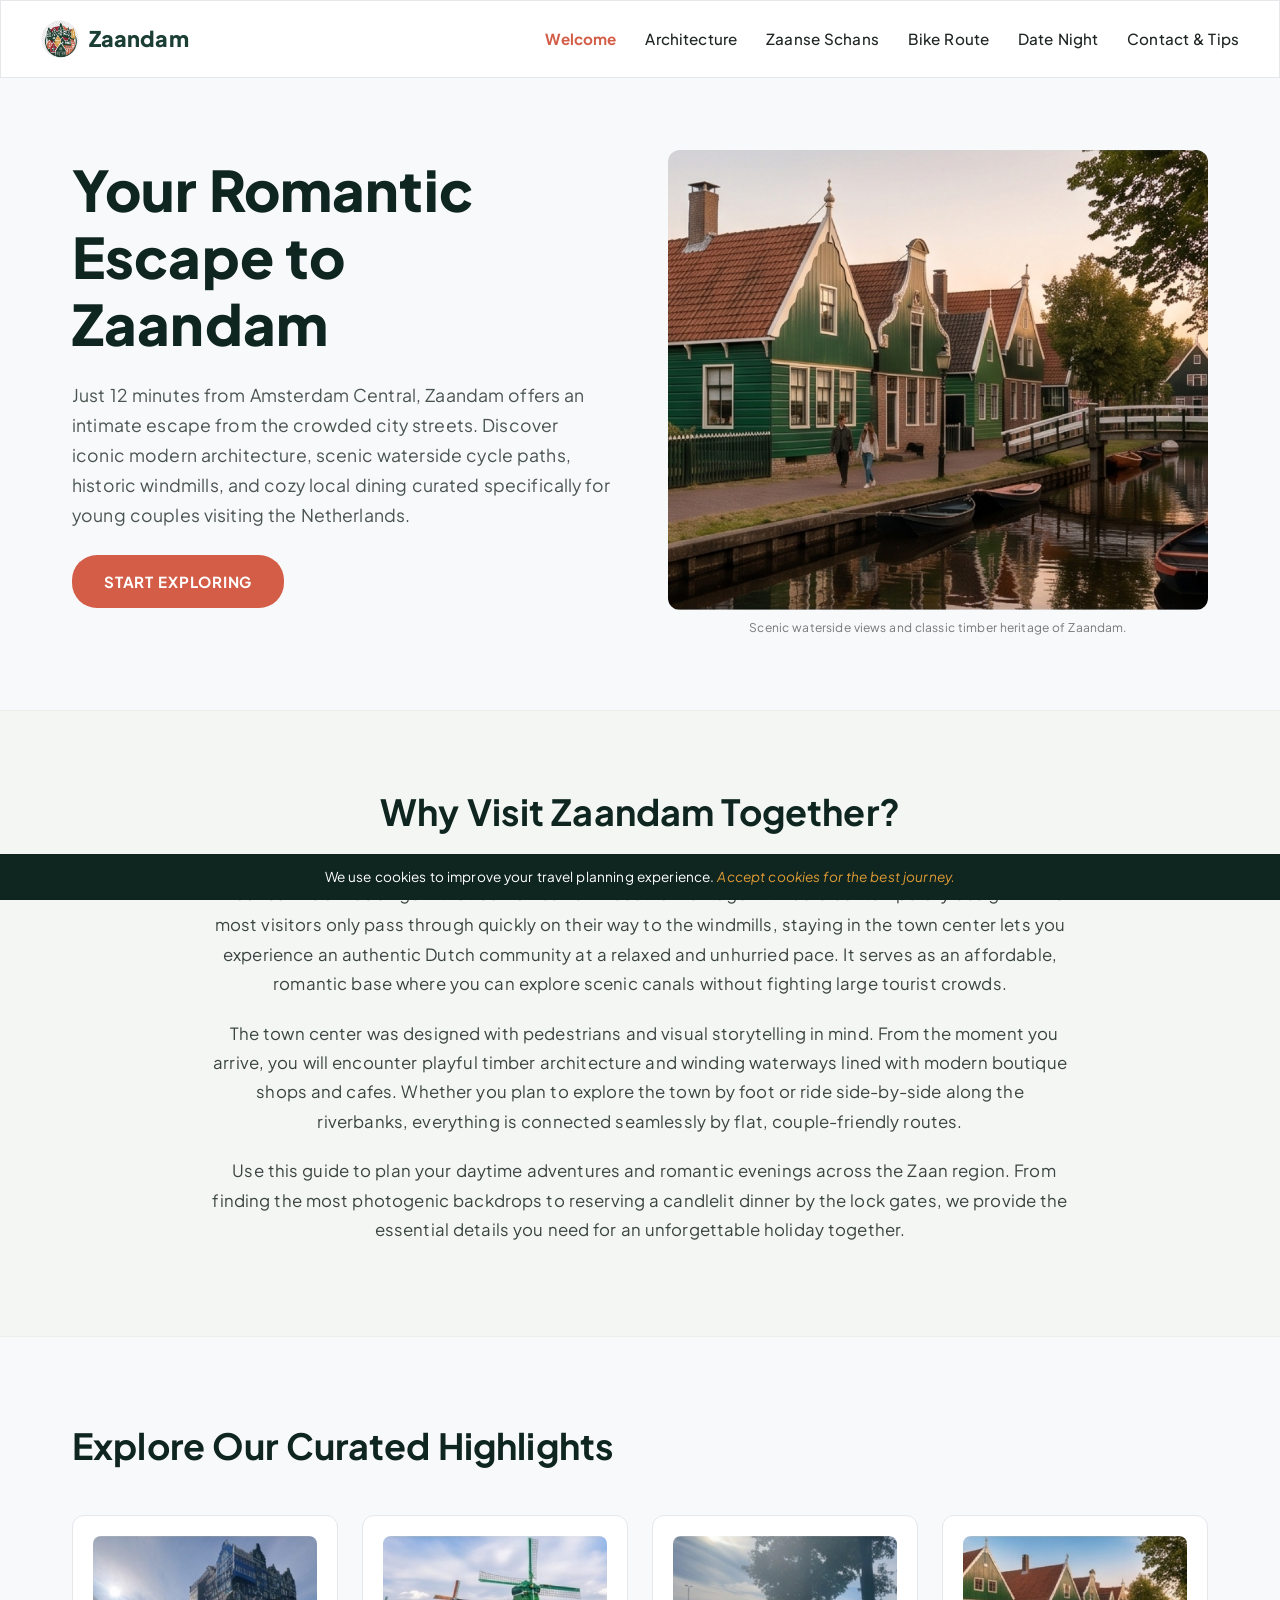
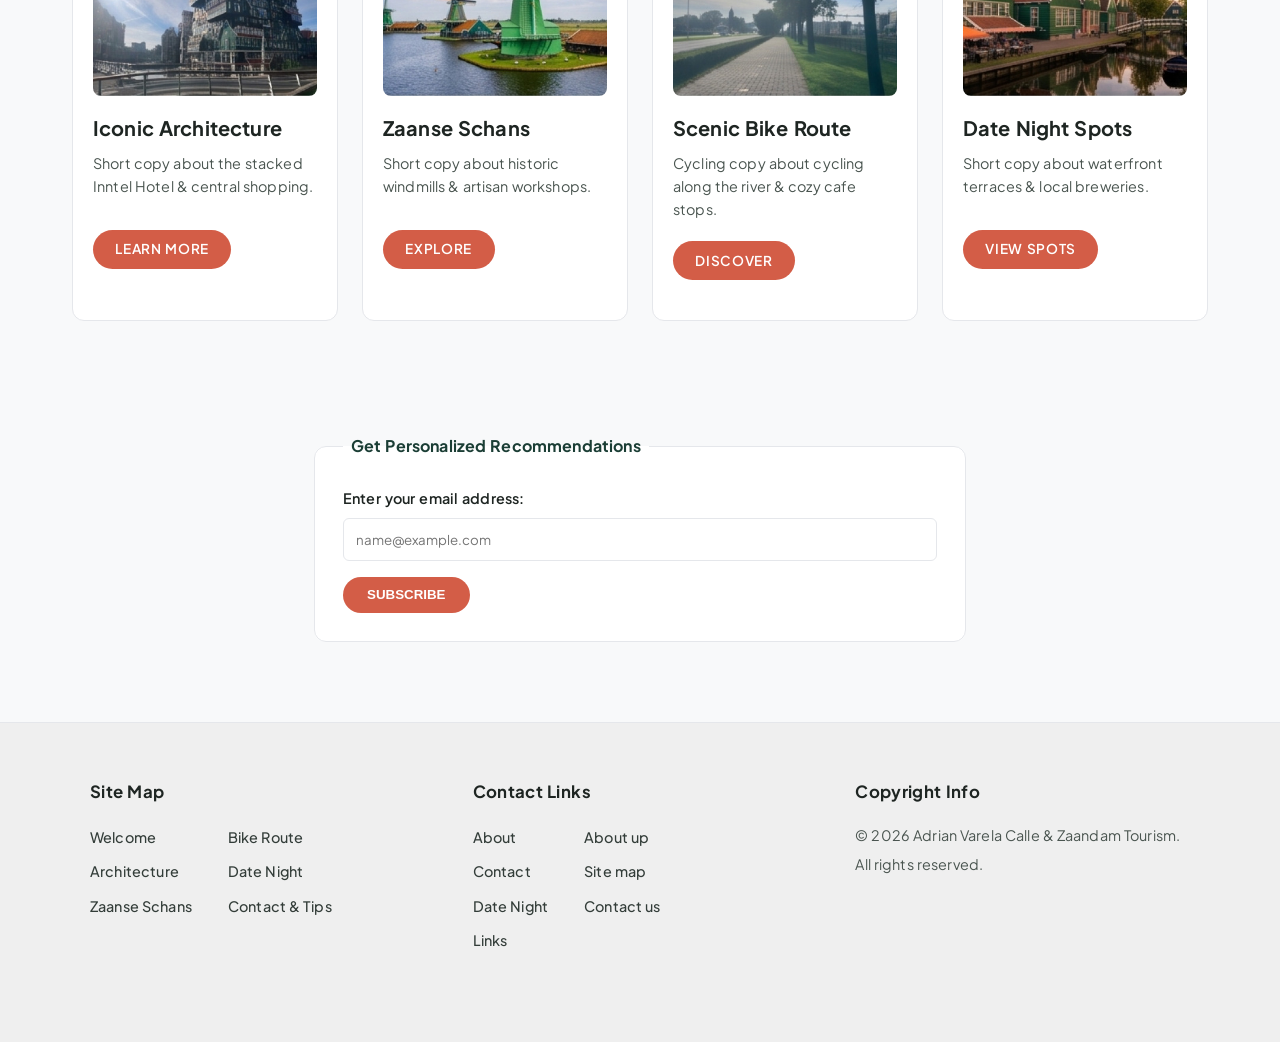
<file: index.html>
<!DOCTYPE html>
<html lang="en">
<head>
	<meta charset="utf-8">
	<meta name="author" content="Adrian Varela Calle">
	<meta name="description" content="Discover Zaandam as a romantic, affordable destination for young Spanish couples visiting the Netherlands with our comprehensive travel guide.">
	<meta name="keywords" content="Zaandam, travel, romantic, couples, Netherlands">
	<meta name="viewport" content="width=device-width, initial-scale=1.0">
	<title>Zaandam Guide for Young Spanish Couples - Home</title>
	
	<!-- Google Fonts Preconnect and Stylesheet -->
	<link rel="preconnect" href="https://fonts.googleapis.com">
	<link rel="preconnect" href="https://fonts.gstatic.com" crossorigin>
	<link rel="stylesheet" type="text/css" href="https://fonts.googleapis.com/css2?family=Plus+Jakarta+Sans:wght@400;500;600;700;800&display=swap">
	
	<!-- Favicon and Local Stylesheet -->
	<link rel="icon" type="image/x-icon" href="img/favicon.ico">
	<link rel="stylesheet" type="text/css" href="css/style.css">
</head>
<body>

	<!-- Cookie banner -->
	<aside id="cookies">
		<p>We use cookies to improve your travel planning experience. <em>Accept cookies for the best journey.</em></p>
	</aside>

	<!-- Header and Main Navigation -->
	<header class="main-header">
		<a href="index.html" class="logo">
			<img src="img/logo.png" alt="Zaandam emblem logo" title="Zaandam Tourism Logo" class="logo-img" onerror="this.style.display='none'">
			<span class="logo-text">Zaandam</span>
		</a>
		<nav class="main-nav">
			<ul>
				<li><a href="index.html" class="selected">Welcome</a></li>
				<li><a href="architecture.html">Architecture</a></li>
				<li><a href="windmills.html">Zaanse Schans</a></li>
				<li><a href="bike-route.html">Bike Route</a></li>
				<li><a href="dining.html">Date Night</a></li>
				<li><a href="contact.html">Contact &amp; Tips</a></li>
			</ul>
		</nav>
	</header>

	<main>
		<!-- Hero Section -->
		<section class="hero-section">
			<article class="hero-text-block">
				<h1>Your Romantic Escape to Zaandam</h1>
				<p>Just 12 minutes from Amsterdam Central, Zaandam offers an intimate escape from the crowded city streets. Discover iconic modern architecture, scenic waterside cycle paths, historic windmills, and cozy local dining curated specifically for young couples visiting the Netherlands.</p>
				<p><a href="#highlights" class="btn btn-primary"><strong>Start Exploring</strong></a></p>
			</article>
			<figure class="hero-figure">
				<img src="img/zaandam-hero.jpg" alt="Traditional green wooden houses and canal in Zaandam" title="Zaandam Riverfront View">
				<figcaption>Scenic waterside views and classic timber heritage of Zaandam.</figcaption>
			</figure>
		</section>

		<!-- Value Proposition Section -->
		<section class="info-banner">
			<article class="info-article">
				<h2>Why Visit Zaandam Together?</h2>
				<p>Zaandam is a hidden gem that combines rich industrial heritage with bold contemporary design. While most visitors only pass through quickly on their way to the windmills, staying in the town center lets you experience an authentic Dutch community at a relaxed and unhurried pace. It serves as an affordable, romantic base where you can explore scenic canals without fighting large tourist crowds.</p>
				<p>The town center was designed with pedestrians and visual storytelling in mind. From the moment you arrive, you will encounter playful timber architecture and winding waterways lined with modern boutique shops and cafes. Whether you plan to explore the town by foot or ride side-by-side along the riverbanks, everything is connected seamlessly by flat, couple-friendly routes.</p>
				<p>Use this guide to plan your daytime adventures and romantic evenings across the Zaan region. From finding the most photogenic backdrops to reserving a candlelit dinner by the lock gates, we provide the essential details you need for an unforgettable holiday together.</p>
			</article>
		</section>

		<!-- Curated Highlights Section -->
		<section id="highlights" class="highlights-section">
			<h2>Explore Our Curated Highlights</h2>
			
			<section class="cards-container">
				<!-- Highlight Card 1 -->
				<article class="highlight-card">
					<figure>
						<img src="img/architecture.jpg" alt="Stacked green facades of Inntel Hotel" title="Iconic Inntel Hotel Architecture">
						<figcaption>Town center facade.</figcaption>
					</figure>
					<section class="card-details">
						<h3>Iconic Architecture</h3>
						<p>Short copy about the stacked Inntel Hotel &amp; central shopping.</p>
						<p><a href="architecture.html" class="btn btn-card">Learn More</a></p>
					</section>
				</article>

				<!-- Highlight Card 2 -->
				<article class="highlight-card">
					<figure>
						<img src="img/zaanse-schans.jpg" alt="Historic green windmills along the river" title="Zaanse Schans Windmills">
						<figcaption>Working windmill village.</figcaption>
					</figure>
					<section class="card-details">
						<h3>Zaanse Schans</h3>
						<p>Short copy about historic windmills &amp; artisan workshops.</p>
						<p><a href="windmills.html" class="btn btn-card">Explore</a></p>
					</section>
				</article>

				<!-- Highlight Card 3 -->
				<article class="highlight-card">
					<figure>
						<img src="img/bike-route.jpg" alt="Bicycle path next to the scenic river" title="Zaan River Cycling Path">
						<figcaption>Scenic cycle trails.</figcaption>
					</figure>
					<section class="card-details">
						<h3>Scenic Bike Route</h3>
						<p>Cycling copy about cycling along the river &amp; cozy cafe stops.</p>
						<p><a href="bike-route.html" class="btn btn-card">Discover</a></p>
					</section>
				</article>

				<!-- Highlight Card 4 -->
				<article class="highlight-card">
					<figure>
						<img src="img/date-night.jpg" alt="Romantic outdoor dining near the water" title="Zaandam Romantic Dining">
						<figcaption>Cozy evening terraces.</figcaption>
					</figure>
					<section class="card-details">
						<h3>Date Night Spots</h3>
						<p>Short copy about waterfront terraces &amp; local breweries.</p>
						<p><a href="dining.html" class="btn btn-card">View Spots</a></p>
					</section>
				</article>
			</section>
		</section>

		<!-- Newsletter form section fulfilling rubric requirements -->
		<section class="newsletter-section">
			<form action="#" method="get">
				<fieldset>
					<legend>Get Personalized Recommendations</legend>
					<label for="email">Enter your email address:</label>
					<input type="email" id="email" name="email" placeholder="name@example.com">
					<input type="submit" value="Subscribe">
				</fieldset>
			</form>
		</section>
	</main>

	<!-- Unified Multi-Column Footer complying with rubrics and figma design -->
	<footer class="columns-footer">
		<section class="footer-columns-container">
			<!-- Column 1: Site Map -->
			<section class="footer-col">
				<h3>Site Map</h3>
				<nav class="footer-links-grid">
					<ul>
						<li><a href="index.html">Welcome</a></li>
						<li><a href="architecture.html">Architecture</a></li>
						<li><a href="windmills.html">Zaanse Schans</a></li>
					</ul>
					<ul>
						<li><a href="bike-route.html">Bike Route</a></li>
						<li><a href="dining.html">Date Night</a></li>
						<li><a href="contact.html">Contact &amp; Tips</a></li>
					</ul>
				</nav>
			</section>

			<!-- Column 2: Contact Links -->
			<section class="footer-col">
				<h3>Contact Links</h3>
				<nav class="footer-links-grid">
					<ul>
						<li><a href="contact.html">About</a></li>
						<li><a href="contact.html">Contact</a></li>
						<li><a href="dining.html">Date Night</a></li>
						<li><a href="contact.html">Links</a></li>
					</ul>
					<ul>
						<li><a href="contact.html">About up</a></li>
						<li><a href="index.html">Site map</a></li>
						<li><a href="contact.html">Contact us</a></li>
					</ul>
				</nav>
			</section>

			<!-- Column 3: Copyright Info -->
			<section class="footer-col footer-col-copyright">
				<h3>Copyright Info</h3>
				<p>&#169; 2026 Adrian Varela Calle &amp; Zaandam Tourism.</p>
				<p>All rights reserved.</p>
			</section>
		</section>
	</footer>

</body>
</html>
</file>
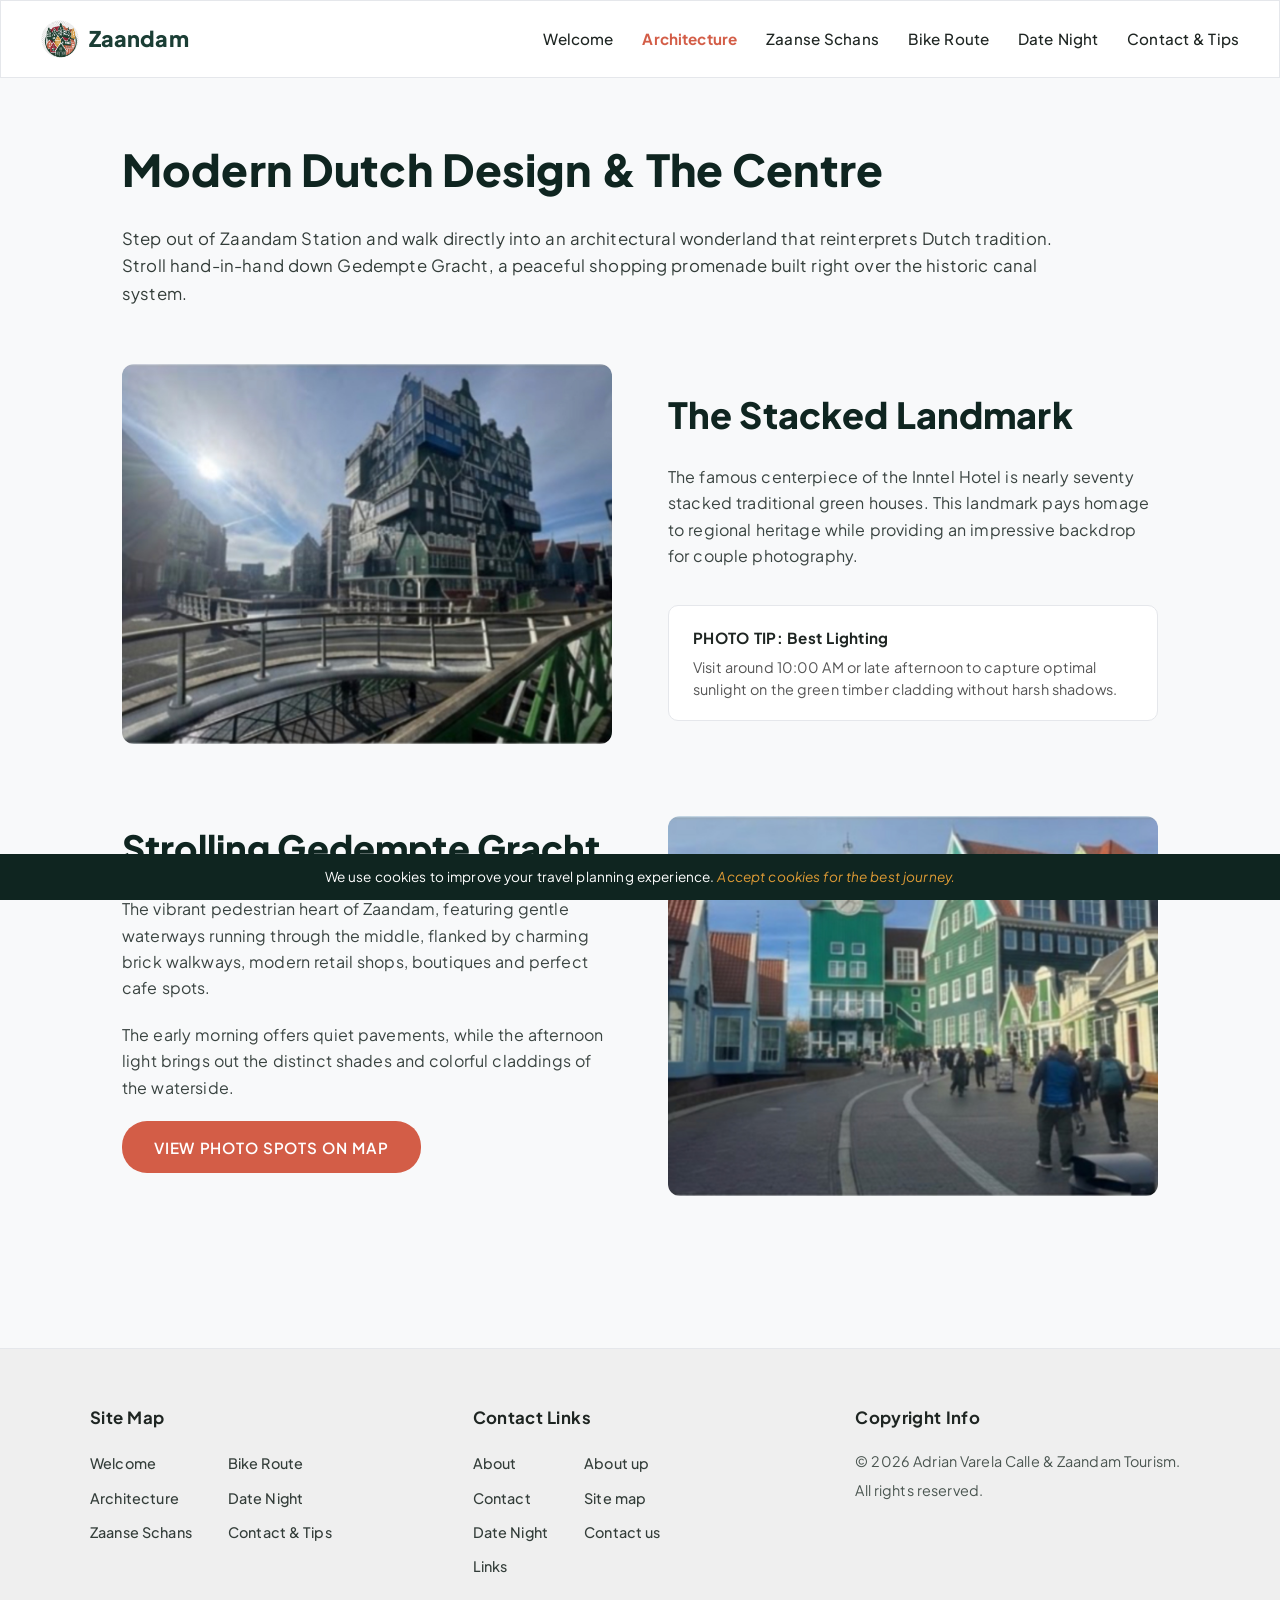
<file: architecture.html>
<!DOCTYPE html>
<html lang="en">
<head>
	<meta charset="utf-8">
	<meta name="author" content="Adrian Varela Calle">
	<meta name="description" content="Explore the unique modern Dutch architecture and shopping canals of central Zaandam, featuring the stacked Inntel Hotel and Gedempte Gracht.">
	<meta name="keywords" content="Zaandam, architecture, Inntel, shopping, canals">
	<meta name="viewport" content="width=device-width, initial-scale=1.0">
	<title>Zaandam Guide for Young Spanish Couples - Centre &amp; Architecture</title>
	
	<!-- Google Fonts Preconnect and Stylesheet -->
	<link rel="preconnect" href="https://fonts.googleapis.com">
	<link rel="preconnect" href="https://fonts.gstatic.com" crossorigin>
	<link rel="stylesheet" type="text/css" href="https://fonts.googleapis.com/css2?family=Plus+Jakarta+Sans:wght@400;500;600;700;800&display=swap">
	
	<!-- Favicon and Local Stylesheet -->
	<link rel="icon" type="image/x-icon" href="img/favicon.ico">
	<link rel="stylesheet" type="text/css" href="css/style.css">
</head>
<body>

	<!-- Cookie banner -->
	<aside id="cookies">
		<p>We use cookies to improve your travel planning experience. <em>Accept cookies for the best journey.</em></p>
	</aside>

	<!-- Header and Main Navigation -->
	<header class="main-header">
		<a href="index.html" class="logo">
			<img src="img/logo.png" alt="Zaandam emblem logo" title="Zaandam Tourism Logo" class="logo-img" onerror="this.style.display='none'">
			<span class="logo-text">Zaandam</span>
		</a>
		<nav class="main-nav">
			<ul>
				<li><a href="index.html">Welcome</a></li>
				<li><a href="architecture.html" class="selected">Architecture</a></li>
				<li><a href="windmills.html">Zaanse Schans</a></li>
				<li><a href="bike-route.html">Bike Route</a></li>
				<li><a href="dining.html">Date Night</a></li>
				<li><a href="contact.html">Contact &amp; Tips</a></li>
			</ul>
		</nav>
	</header>

	<main class="page-container">
		<!-- Introduction Header Block -->
		<section class="intro-block">
			<h1>Modern Dutch Design &amp; The Centre</h1>
			<p>Step out of Zaandam Station and walk directly into an architectural wonderland that reinterprets Dutch tradition. Stroll hand-in-hand down Gedempte Gracht, a peaceful shopping promenade built right over the historic canal system.</p>
		</section>

		<!-- Inntel Hotel section -->
		<section class="feature-row">
			<figure class="feature-figure">
				<img src="img/inntel-hotel.jpg" alt="Iconic Inntel Hotel with stacked traditional green facades" title="The Famous Stacked Inntel Hotel">
				<figcaption>The world-famous Inntel Hotel of Zaandam.</figcaption>
			</figure>
			<article class="feature-content">
				<h2>The Stacked Landmark</h2>
				<p>The famous centerpiece of the Inntel Hotel is nearly seventy stacked traditional green houses. This landmark pays homage to regional heritage while providing an impressive backdrop for couple photography.</p>
				
				<!-- Highlighted Photography Tip Card -->
				<aside class="tip-card">
					<h3>PHOTO TIP: Best Lighting</h3>
					<p>Visit around 10:00 AM or late afternoon to capture optimal sunlight on the green timber cladding without harsh shadows.</p>
				</aside>
			</article>
		</section>

		<!-- Block 2: Strolling Gedempte Gracht (Text Left, Image Right) -->
		<section class="feature-row feature-row-reverse">
			<article class="feature-content">
				<h2>Strolling Gedempte Gracht</h2>
				<p>The vibrant pedestrian heart of Zaandam, featuring gentle waterways running through the middle, flanked by charming brick walkways, modern retail shops, boutiques and perfect cafe spots.</p>
				<p>The early morning offers quiet pavements, while the afternoon light brings out the distinct shades and colorful claddings of the waterside.</p>
				<p><a href="contact.html" class="btn btn-primary">View Photo Spots on Map</a></p>
			</article>
			<figure class="feature-figure">
				<img src="img/gedempte-gracht.jpg" alt="Pedestrian canal street Gedempte Gracht lined with shops and modern facades" title="Gedempte Gracht Shopping Promenade">
				<figcaption>Gedempte Gracht shopping promenade and canal path.</figcaption>
			</figure>
		</section>
	</main>

	<!-- Unified Multi-Column Footer complying with rubrics and figma design -->
	<footer class="columns-footer">
		<section class="footer-columns-container">
			<!-- Column 1: Site Map -->
			<section class="footer-col">
				<h3>Site Map</h3>
				<nav class="footer-links-grid">
					<ul>
						<li><a href="index.html">Welcome</a></li>
						<li><a href="architecture.html">Architecture</a></li>
						<li><a href="windmills.html">Zaanse Schans</a></li>
					</ul>
					<ul>
						<li><a href="bike-route.html">Bike Route</a></li>
						<li><a href="dining.html">Date Night</a></li>
						<li><a href="contact.html">Contact &amp; Tips</a></li>
					</ul>
				</nav>
			</section>

			<!-- Column 2: Contact Links -->
			<section class="footer-col">
				<h3>Contact Links</h3>
				<nav class="footer-links-grid">
					<ul>
						<li><a href="contact.html">About</a></li>
						<li><a href="contact.html">Contact</a></li>
						<li><a href="dining.html">Date Night</a></li>
						<li><a href="contact.html">Links</a></li>
					</ul>
					<ul>
						<li><a href="contact.html">About up</a></li>
						<li><a href="index.html">Site map</a></li>
						<li><a href="contact.html">Contact us</a></li>
					</ul>
				</nav>
			</section>

			<!-- Column 3: Copyright Info -->
			<section class="footer-col footer-col-copyright">
				<h3>Copyright Info</h3>
				<p>&#169; 2026 Adrian Varela Calle &amp; Zaandam Tourism.</p>
				<p>All rights reserved.</p>
			</section>
		</section>
	</footer>

</body>
</html>
</file>
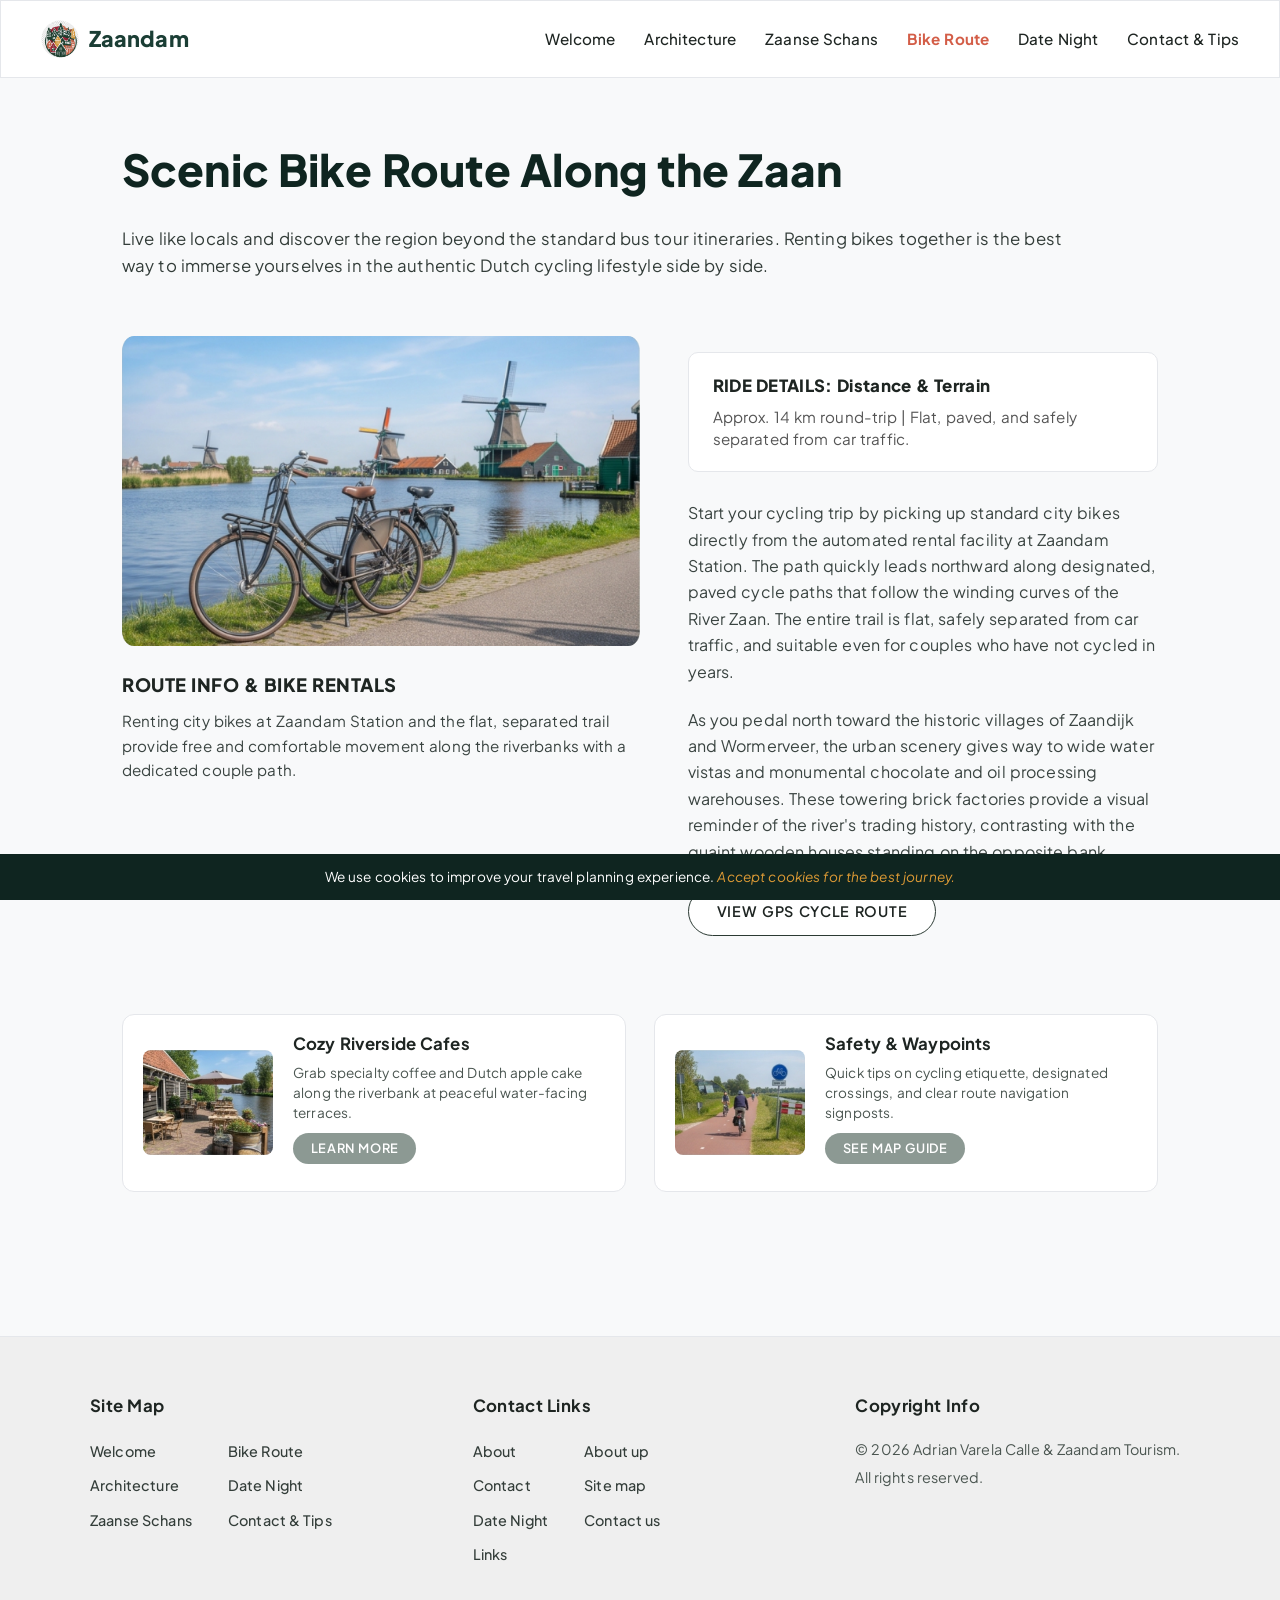
<file: bike-route.html>
<!DOCTYPE html>
<html lang="en">
<head>
	<meta charset="utf-8">
	<meta name="author" content="Adrian Varela Calle">
	<meta name="description" content="Discover the scenic romantic bike route along the River Zaan with cycle rentals, riverside cafes, and trail tips for couples.">
	<meta name="keywords" content="Zaandam, cycling, bike, route, rental">
	<meta name="viewport" content="width=device-width, initial-scale=1.0">
	<title>Zaandam Guide for Young Spanish Couples - Bike Route</title>
	
	<!-- Google Fonts Preconnect and Stylesheet -->
	<link rel="preconnect" href="https://fonts.googleapis.com">
	<link rel="preconnect" href="https://fonts.gstatic.com" crossorigin>
	<link rel="stylesheet" type="text/css" href="https://fonts.googleapis.com/css2?family=Plus+Jakarta+Sans:wght@400;500;600;700;800&display=swap">
	
	<!-- Favicon and Local Stylesheet -->
	<link rel="icon" type="image/x-icon" href="img/favicon.ico">
	<link rel="stylesheet" type="text/css" href="css/style.css">
</head>
<body>

	<!-- Required cookie notice element  -->
	<aside id="cookies">
		<p>We use cookies to improve your travel planning experience. <em>Accept cookies for the best journey.</em></p>
	</aside>

	<!-- Header and Main Navigation -->
	<header class="main-header">
		<a href="index.html" class="logo">
			<img src="img/logo.png" alt="Zaandam emblem logo" title="Zaandam Tourism Logo" class="logo-img" onerror="this.style.display='none'">
			<span class="logo-text">Zaandam</span>
		</a>
		<nav class="main-nav">
			<ul>
				<li><a href="index.html">Welcome</a></li>
				<li><a href="architecture.html">Architecture</a></li>
				<li><a href="windmills.html">Zaanse Schans</a></li>
				<li><a href="bike-route.html" class="selected">Bike Route</a></li>
				<li><a href="dining.html">Date Night</a></li>
				<li><a href="contact.html">Contact &amp; Tips</a></li>
			</ul>
		</nav>
	</header>

	<main class="page-container">
		<!-- Introduction Header Block -->
		<section class="intro-block">
			<h1>Scenic Bike Route Along the Zaan</h1>
			<p>Live like locals and discover the region beyond the standard bus tour itineraries. Renting bikes together is the best way to immerse yourselves in the authentic Dutch cycling lifestyle side by side.</p>
		</section>

		<!-- Main Route Layout Grid -->
		<section class="route-main-grid">
			<!-- Left Column: Hero Bike Image & Rental Summary -->
			<section class="route-left-col">
				<figure class="route-hero-figure">
					<img src="img/bike-route-hero.jpg" alt="Vintage bicycle parked in meadow with windmills in the background" title="Cycling Path Next to Historic Windmills" onerror="this.src='img/bike-route.jpg'">
					<figcaption>Scenic cycle trail beside the Zaan river landscape.</figcaption>
				</figure>

				<article class="route-info-card">
					<h2>ROUTE INFO &amp; BIKE RENTALS</h2>
					<p>Renting city bikes at Zaandam Station and the flat, separated trail provide free and comfortable movement along the riverbanks with a dedicated couple path.</p>
				</article>
			</section>

			<!-- Right Column: Ride Details Callout & Trail Narration -->
			<article class="route-right-col">
				<!-- Ride Details Callout Box -->
				<aside class="tip-card tip-card-ride">
					<h3>RIDE DETAILS: Distance &amp; Terrain</h3>
					<p>Approx. 14 km round-trip | Flat, paved, and safely separated from car traffic.</p>
				</aside>

				<section class="route-text-content">
					<p>Start your cycling trip by picking up standard city bikes directly from the automated rental facility at Zaandam Station. The path quickly leads northward along designated, paved cycle paths that follow the winding curves of the River Zaan. The entire trail is flat, safely separated from car traffic, and suitable even for couples who have not cycled in years.</p>
					<p>As you pedal north toward the historic villages of Zaandijk and Wormerveer, the urban scenery gives way to wide water vistas and monumental chocolate and oil processing warehouses. These towering brick factories provide a visual reminder of the river's trading history, contrasting with the quaint wooden houses standing on the opposite bank.</p>
					<p><a href="contact.html" class="btn btn-outline">View GPS Cycle Route</a></p>
				</section>
			</article>
		</section>

		<!-- Sub-Cards Section: Riverside Cafes & Waypoints -->
		<section class="route-sub-cards">
			<!-- Card 1: Cozy Riverside Cafes -->
			<article class="mini-feature-card">
				<figure>
					<img src="img/cafe-terrace.jpg" alt="Outdoor cafe table and chairs on a sunny terrace by the river" title="Riverside Cafe Stop" onerror="this.src='img/date-night.jpg'">
					<figcaption>Cozy cafe stop along the route.</figcaption>
				</figure>
				<section class="mini-card-text">
					<h3>Cozy Riverside Cafes</h3>
					<p>Grab specialty coffee and Dutch apple cake along the riverbank at peaceful water-facing terraces.</p>
					<p><a href="dining.html" class="btn btn-secondary-small">Learn More</a></p>
				</section>
			</article>

			<!-- Card 2: Safety & Waypoints -->
			<article class="mini-feature-card">
				<figure>
					<img src="img/bike-safety.jpg" alt="Cyclists riding peacefully along a dedicated Dutch bike path" title="Dutch Bike Trail Safety" onerror="this.src='img/bike-route.jpg'">
					<figcaption>Safe dedicated cycle path.</figcaption>
				</figure>
				<section class="mini-card-text">
					<h3>Safety &amp; Waypoints</h3>
					<p>Quick tips on cycling etiquette, designated crossings, and clear route navigation signposts.</p>
					<p><a href="contact.html" class="btn btn-secondary-small">See Map Guide</a></p>
				</section>
			</article>
		</section>
	</main>

	<!-- Unified Multi-Column Footer complying with rubrics and figma design -->
	<footer class="columns-footer">
		<section class="footer-columns-container">
			<!-- Column 1: Site Map -->
			<section class="footer-col">
				<h3>Site Map</h3>
				<nav class="footer-links-grid">
					<ul>
						<li><a href="index.html">Welcome</a></li>
						<li><a href="architecture.html">Architecture</a></li>
						<li><a href="windmills.html">Zaanse Schans</a></li>
					</ul>
					<ul>
						<li><a href="bike-route.html">Bike Route</a></li>
						<li><a href="dining.html">Date Night</a></li>
						<li><a href="contact.html">Contact &amp; Tips</a></li>
					</ul>
				</nav>
			</section>

			<!-- Column 2: Contact Links -->
			<section class="footer-col">
				<h3>Contact Links</h3>
				<nav class="footer-links-grid">
					<ul>
						<li><a href="contact.html">About</a></li>
						<li><a href="contact.html">Contact</a></li>
						<li><a href="dining.html">Date Night</a></li>
						<li><a href="contact.html">Links</a></li>
					</ul>
					<ul>
						<li><a href="contact.html">About up</a></li>
						<li><a href="index.html">Site map</a></li>
						<li><a href="contact.html">Contact us</a></li>
					</ul>
				</nav>
			</section>

			<!-- Column 3: Copyright Info -->
			<section class="footer-col footer-col-copyright">
				<h3>Copyright Info</h3>
				<p>&#169; 2026 Adrian Varela Calle &amp; Zaandam Tourism.</p>
				<p>All rights reserved.</p>
			</section>
		</section>
	</footer>

</body>
</html>
</file>
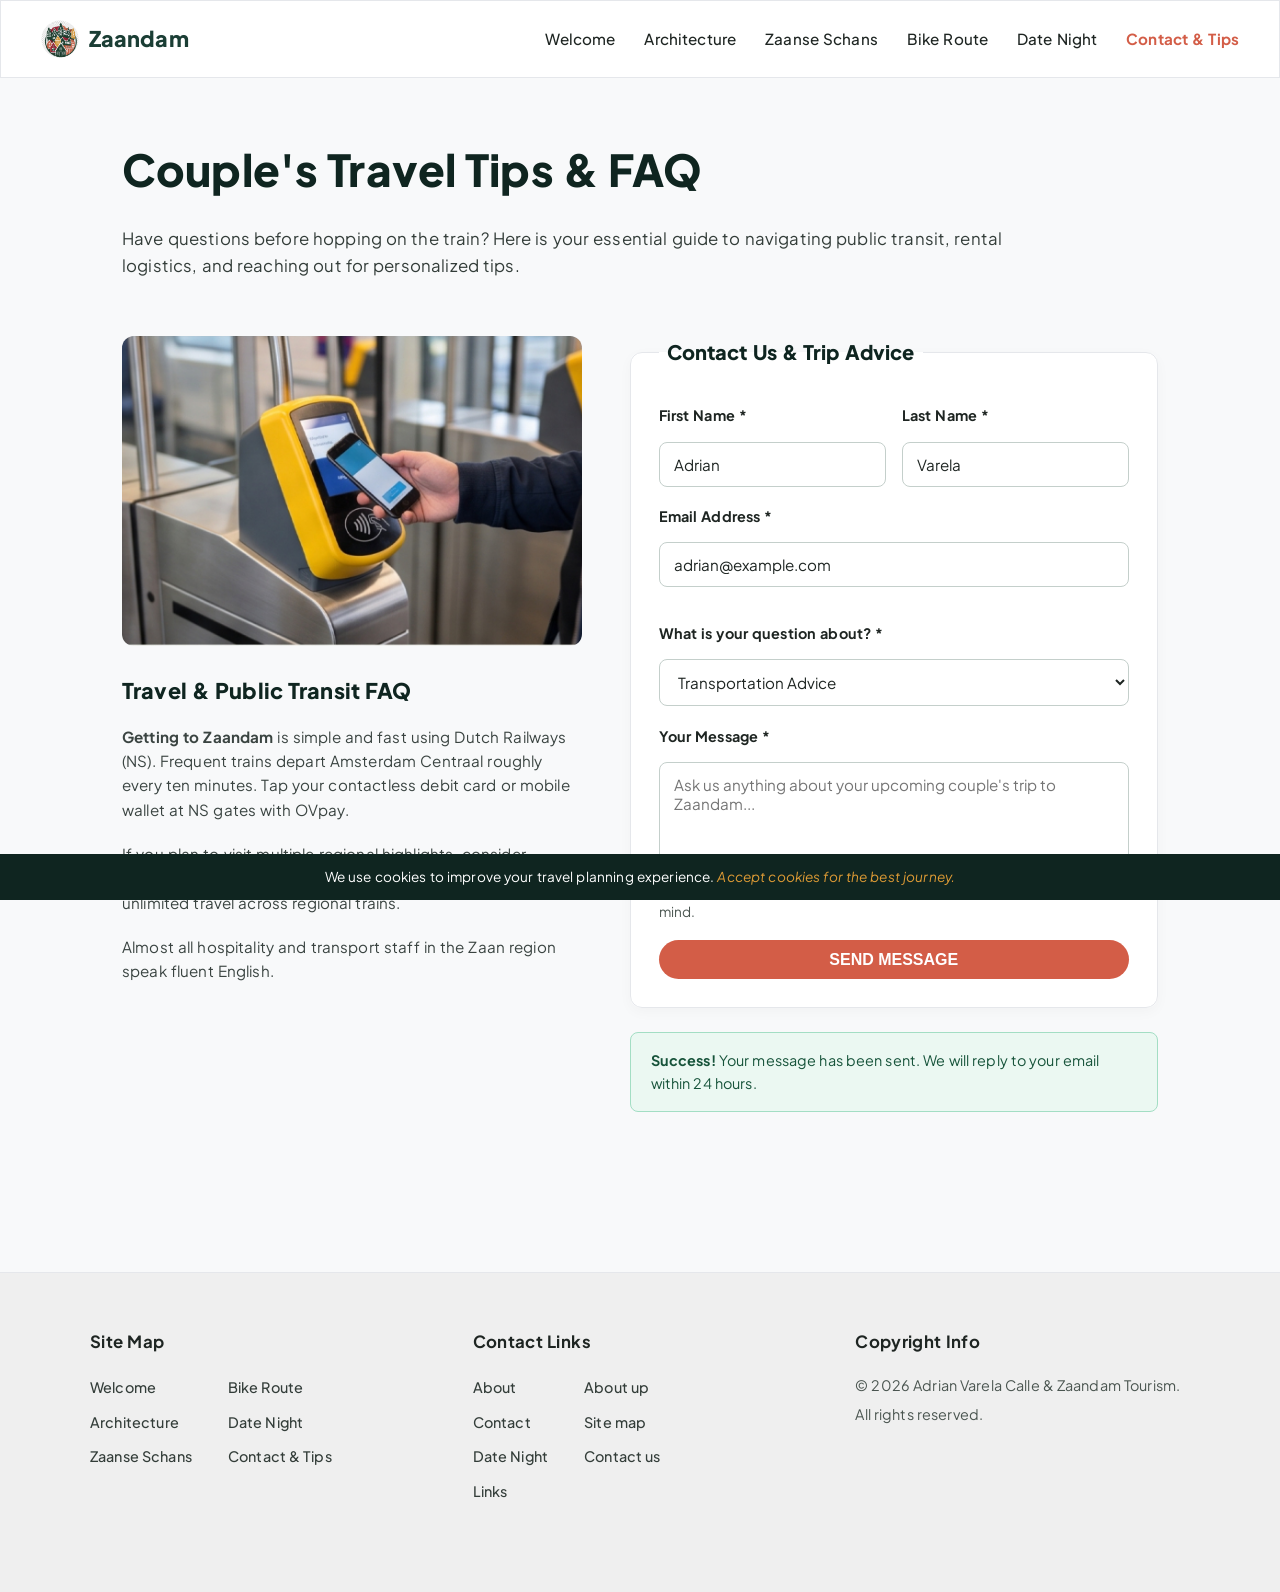
<file: contact.html>
<!DOCTYPE html>
<html lang="en">
<head>
	<meta charset="utf-8">
	<meta name="author" content="Adrian Varela Calle">
	<meta name="description" content="Get in touch with Zaandam travel experts for couple advice, public transit tips, and personalized recommendations for visiting the Netherlands.">
	<meta name="keywords" content="Zaandam, contact, tips, transit, FAQ">
	<meta name="viewport" content="width=device-width, initial-scale=1.0">
	<title>Zaandam Guide for Young Spanish Couples - Contact &amp; Tips</title>
	
	<!-- Google Fonts Preconnect and Stylesheet -->
	<link rel="preconnect" href="https://fonts.googleapis.com">
	<link rel="preconnect" href="https://fonts.gstatic.com" crossorigin>
	<link rel="stylesheet" type="text/css" href="https://fonts.googleapis.com/css2?family=Plus+Jakarta+Sans:wght@400;500;600;700;800&display=swap">
	
	<!-- Favicon and Local Stylesheet -->
	<link rel="icon" type="image/x-icon" href="img/favicon.ico">
	<link rel="stylesheet" type="text/css" href="css/style.css">
</head>
<body>

	<!-- Cookie banner -->
	<aside id="cookies">
		<p>We use cookies to improve your travel planning experience. <em>Accept cookies for the best journey.</em></p>
	</aside>

	<!-- Header and Main Navigation -->
	<header class="main-header">
		<a href="index.html" class="logo">
			<img src="img/logo.png" alt="Zaandam emblem logo" title="Zaandam Tourism Logo" class="logo-img" onerror="this.style.display='none'">
			<span class="logo-text">Zaandam</span>
		</a>
		<nav class="main-nav">
			<ul>
				<li><a href="index.html">Welcome</a></li>
				<li><a href="architecture.html">Architecture</a></li>
				<li><a href="windmills.html">Zaanse Schans</a></li>
				<li><a href="bike-route.html">Bike Route</a></li>
				<li><a href="dining.html">Date Night</a></li>
				<li><a href="contact.html" class="selected">Contact &amp; Tips</a></li>
			</ul>
		</nav>
	</header>

	<main class="page-container">
		<!-- Introduction Header Block -->
		<section class="intro-block">
			<h1>Couple's Travel Tips &amp; FAQ</h1>
			<p>Have questions before hopping on the train? Here is your essential guide to navigating public transit, rental logistics, and reaching out for personalized tips.</p>
		</section>

		<!-- Main Layout Grid: FAQ Left Column and Contact Form Right Column -->
		<section class="contact-main-grid">
			<!-- Left Column: Transit Image & FAQ Info -->
			<section class="faq-column">
				<figure class="contact-hero-figure">
					<img src="img/ovpay-transit.jpg" alt="Passenger tapping contactless smartphone payment at Dutch train station turnstile" title="Contactless OVpay Train Transit" onerror="this.src='img/zaandam-hero.jpg'">
					<figcaption>Effortless tap-and-go travel on Dutch public transit using OVpay.</figcaption>
				</figure>

				<article class="faq-content-card">
					<h2>Travel &amp; Public Transit FAQ</h2>
					<p><strong>Getting to Zaandam</strong> is simple and fast using Dutch Railways (NS). Frequent trains depart Amsterdam Centraal roughly every ten minutes. Tap your contactless debit card or mobile wallet at NS gates with OVpay.</p>
					<p>If you plan to visit multiple regional highlights, consider purchasing an <strong>Amsterdam &amp; Region Travel Ticket (ARTT)</strong> for unlimited travel across regional trains.</p>
					<p>Almost all hospitality and transport staff in the Zaan region speak fluent English.</p>
				</article>
			</section>

			<!-- Right Column: Interactive Contact Form & Confirmation -->
			<section class="form-column">
				<form action="#" method="get" class="contact-card-form">
					<fieldset>
						<legend>Contact Us &amp; Trip Advice</legend>

						<!-- Name Row: First Name and Last Name -->
						<section class="form-row-split">
							<section class="form-field-group">
								<label for="first-name">First Name *</label>
								<input type="text" id="first-name" name="first-name" value="Adrian" required>
							</section>

							<section class="form-field-group">
								<label for="last-name">Last Name *</label>
								<input type="text" id="last-name" name="last-name" value="Varela" required>
							</section>
						</section>

						<!-- Email Field -->
						<section class="form-field-group">
							<label for="contact-email">Email Address *</label>
							<input type="email" id="contact-email" name="email" value="adrian@example.com" required>
						</section>

						<!-- Topic Select Dropdown -->
						<section class="form-field-group">
							<label for="topic">What is your question about? *</label>
							<select id="topic" name="topic">
								<option value="transit" selected>Transportation Advice</option>
								<option value="architecture">Modern Architecture &amp; Photography</option>
								<option value="windmills">Windmills &amp; Boat Rentals</option>
								<option value="cycling">Bike Rentals &amp; Routes</option>
								<option value="dining">Date Night &amp; Restaurant Reservations</option>
								<option value="general">Other General Inquiries</option>
							</select>
						</section>

						<!-- Message Textarea -->
						<section class="form-field-group">
							<label for="message">Your Message *</label>
							<textarea id="message" name="message" rows="4" placeholder="Ask us anything about your upcoming couple's trip to Zaandam..."></textarea>
						</section>

						<p class="form-subtext">We answer all messages within 24 hours to help you plan with peace of mind.</p>

						<input type="submit" value="Send Message" class="btn btn-submit-message">
					</fieldset>
				</form>

				<!-- Success Message Notice Box -->
				<aside class="alert-box alert-success">
					<p><strong>Success!</strong> Your message has been sent. We will reply to your email within 24 hours.</p>
				</aside>
			</section>
		</section>
	</main>

	<!-- Unified Multi-Column Footer complying with rubrics and figma design -->
	<footer class="columns-footer">
		<section class="footer-columns-container">
			<!-- Column 1: Site Map -->
			<section class="footer-col">
				<h3>Site Map</h3>
				<nav class="footer-links-grid">
					<ul>
						<li><a href="index.html">Welcome</a></li>
						<li><a href="architecture.html">Architecture</a></li>
						<li><a href="windmills.html">Zaanse Schans</a></li>
					</ul>
					<ul>
						<li><a href="bike-route.html">Bike Route</a></li>
						<li><a href="dining.html">Date Night</a></li>
						<li><a href="contact.html">Contact &amp; Tips</a></li>
					</ul>
				</nav>
			</section>

			<!-- Column 2: Contact Links -->
			<section class="footer-col">
				<h3>Contact Links</h3>
				<nav class="footer-links-grid">
					<ul>
						<li><a href="contact.html">About</a></li>
						<li><a href="contact.html">Contact</a></li>
						<li><a href="dining.html">Date Night</a></li>
						<li><a href="contact.html">Links</a></li>
					</ul>
					<ul>
						<li><a href="contact.html">About up</a></li>
						<li><a href="index.html">Site map</a></li>
						<li><a href="contact.html">Contact us</a></li>
					</ul>
				</nav>
			</section>

			<!-- Column 3: Copyright Info -->
			<section class="footer-col footer-col-copyright">
				<h3>Copyright Info</h3>
				<p>&#169; 2026 Adrian Varela Calle &amp; Zaandam Tourism.</p>
				<p>All rights reserved.</p>
			</section>
		</section>
	</footer>

</body>
</html>
</file>
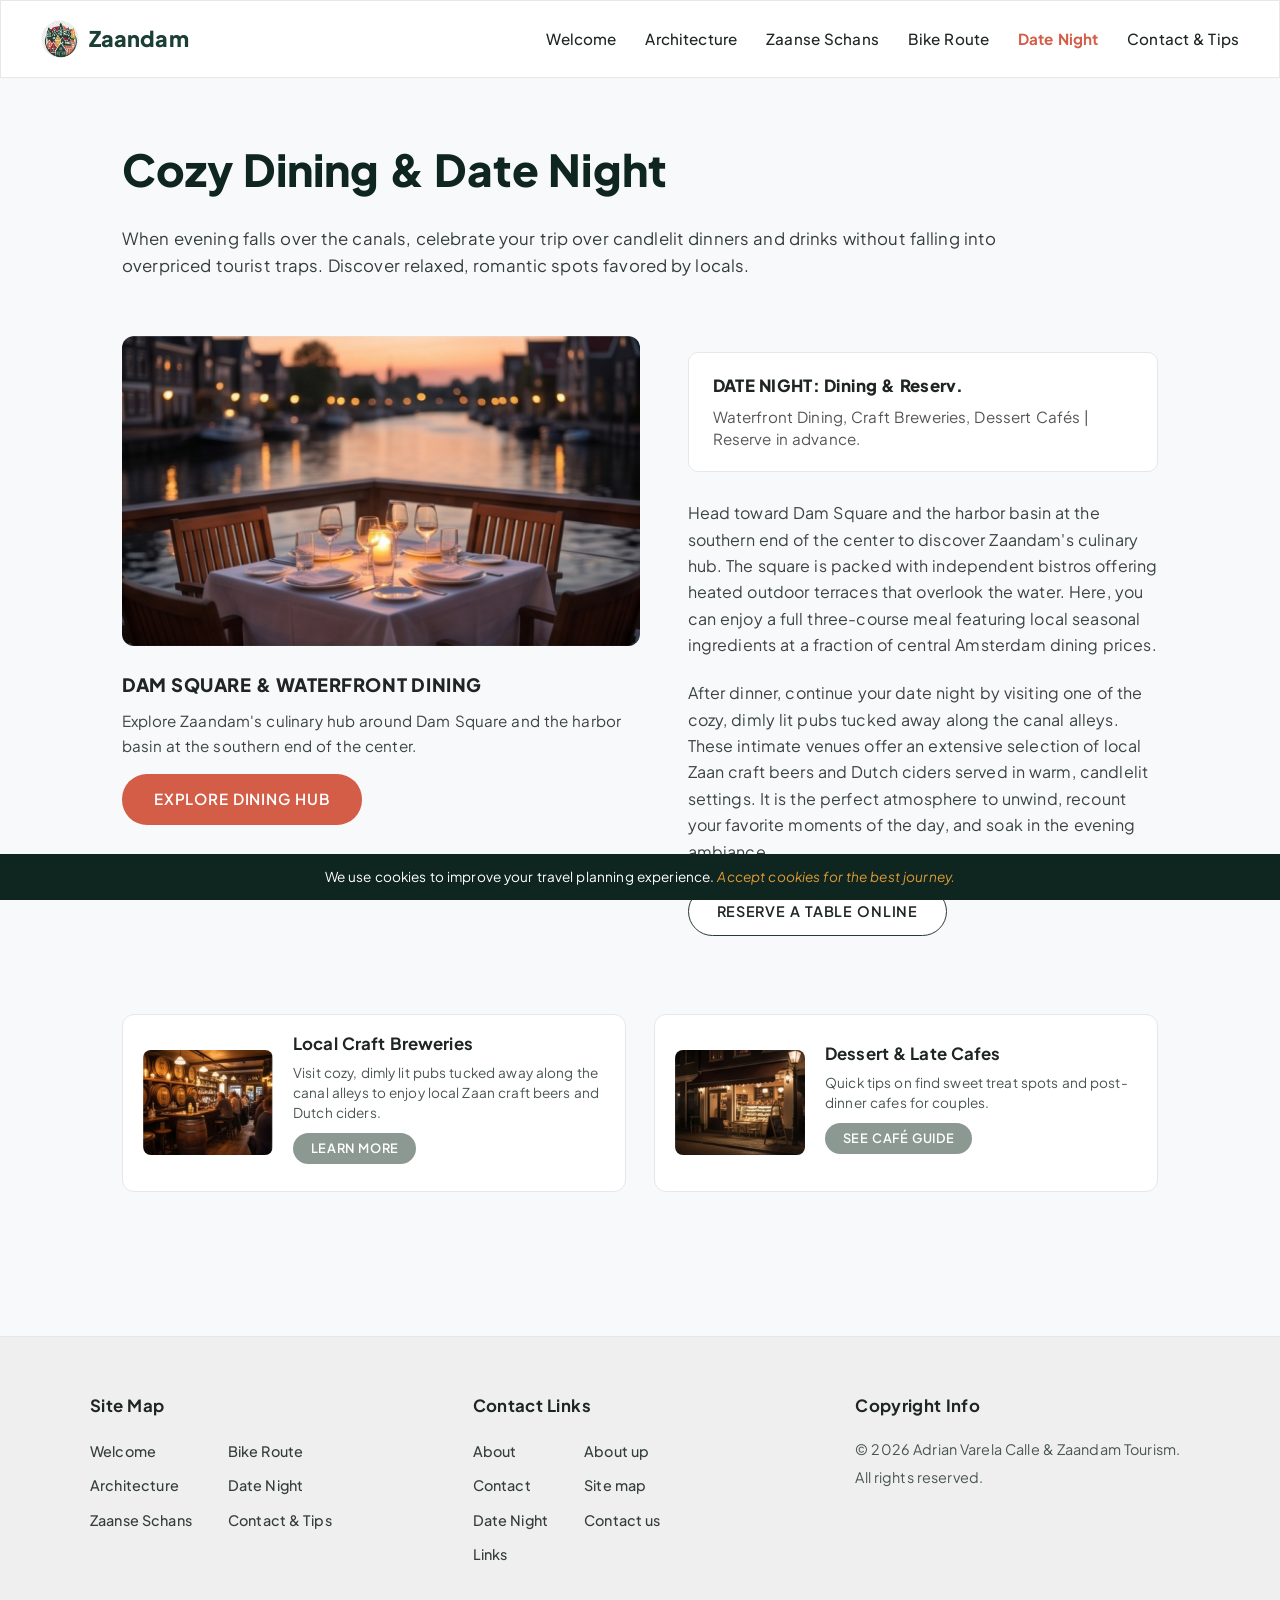
<file: dining.html>
<!DOCTYPE html>
<html lang="en">
<head>
	<meta charset="utf-8">
	<meta name="author" content="Adrian Varela Calle">
	<meta name="description" content="Discover romantic waterfront dinner spots, craft breweries, and cozy date night cafes around Dam Square in central Zaandam.">
	<meta name="keywords" content="Zaandam, dining, date, night, restaurants">
	<meta name="viewport" content="width=device-width, initial-scale=1.0">
	<title>Zaandam Guide for Young Spanish Couples - Dining Options</title>
	
	<!-- Google Fonts Preconnect and Stylesheet -->
	<link rel="preconnect" href="https://fonts.googleapis.com">
	<link rel="preconnect" href="https://fonts.gstatic.com" crossorigin>
	<link rel="stylesheet" type="text/css" href="https://fonts.googleapis.com/css2?family=Plus+Jakarta+Sans:wght@400;500;600;700;800&display=swap">
	
	<!-- Favicon and Local Stylesheet -->
	<link rel="icon" type="image/x-icon" href="img/favicon.ico">
	<link rel="stylesheet" type="text/css" href="css/style.css">
</head>
<body>

	<!-- Cookie banner -->
	<aside id="cookies">
		<p>We use cookies to improve your travel planning experience. <em>Accept cookies for the best journey.</em></p>
	</aside>

	<!-- Header and Main Navigation -->
	<header class="main-header">
		<a href="index.html" class="logo">
			<img src="img/logo.png" alt="Zaandam emblem logo" title="Zaandam Tourism Logo" class="logo-img" onerror="this.style.display='none'">
			<span class="logo-text">Zaandam</span>
		</a>
		<nav class="main-nav">
			<ul>
				<li><a href="index.html">Welcome</a></li>
				<li><a href="architecture.html">Architecture</a></li>
				<li><a href="windmills.html">Zaanse Schans</a></li>
				<li><a href="bike-route.html">Bike Route</a></li>
				<li><a href="dining.html" class="selected">Date Night</a></li>
				<li><a href="contact.html">Contact &amp; Tips</a></li>
			</ul>
		</nav>
	</header>

	<main class="page-container">
		<!-- Introduction Header Block -->
		<section class="intro-block">
			<h1>Cozy Dining &amp; Date Night</h1>
			<p>When evening falls over the canals, celebrate your trip over candlelit dinners and drinks without falling into overpriced tourist traps. Discover relaxed, romantic spots favored by locals.</p>
		</section>

		<!-- Main Dining Layout Grid -->
		<section class="route-main-grid">
			<!-- Left Column: Candlelit Dinner Image & Dining Hub Summary -->
			<section class="route-left-col">
				<figure class="route-hero-figure">
					<img src="img/romantic-dining.jpg" alt="Romantic candlelit table setting on an outdoor terrace beside the canal at dusk" title="Candlelit Canal Dinner in Zaandam" onerror="this.src='img/date-night.jpg'">
					<figcaption>Candlelit outdoor dining along the historic Zaandam waterfront.</figcaption>
				</figure>

				<article class="route-info-card">
					<h2>DAM SQUARE &amp; WATERFRONT DINING</h2>
					<p>Explore Zaandam's culinary hub around Dam Square and the harbor basin at the southern end of the center.</p>
					<p><a href="contact.html" class="btn btn-primary btn-with-icon">Explore Dining Hub</a></p>
				</article>
			</section>

			<!-- Right Column: Date Night Advice & Reservation Options -->
			<article class="route-right-col">
				<!-- Dining & Reservations Callout Box -->
				<aside class="tip-card tip-card-ride">
					<h3>DATE NIGHT: Dining &amp; Reserv.</h3>
					<p>Waterfront Dining, Craft Breweries, Dessert Caf&eacute;s | Reserve in advance.</p>
				</aside>

				<section class="route-text-content">
					<p>Head toward Dam Square and the harbor basin at the southern end of the center to discover Zaandam's culinary hub. The square is packed with independent bistros offering heated outdoor terraces that overlook the water. Here, you can enjoy a full three-course meal featuring local seasonal ingredients at a fraction of central Amsterdam dining prices.</p>
					<p>After dinner, continue your date night by visiting one of the cozy, dimly lit pubs tucked away along the canal alleys. These intimate venues offer an extensive selection of local Zaan craft beers and Dutch ciders served in warm, candlelit settings. It is the perfect atmosphere to unwind, recount your favorite moments of the day, and soak in the evening ambiance.</p>
					<p><a href="contact.html" class="btn btn-outline">Reserve a Table Online</a></p>
				</section>
			</article>
		</section>

		<!-- Sub-Cards Section: Breweries & Late Cafes -->
		<section class="route-sub-cards">
			<!-- Card 1: Local Craft Breweries -->
			<article class="mini-feature-card">
				<figure>
					<img src="img/brewery.jpg" alt="Cozy pub interior with wooden beer barrels and warm lighting" title="Local Zaandam Craft Brewery" onerror="this.src='img/date-night.jpg'">
					<figcaption>Intimate local beer tasting venue.</figcaption>
				</figure>
				<section class="mini-card-text">
					<h3>Local Craft Breweries</h3>
					<p>Visit cozy, dimly lit pubs tucked away along the canal alleys to enjoy local Zaan craft beers and Dutch ciders.</p>
					<p><a href="contact.html" class="btn btn-secondary-small">Learn More</a></p>
				</section>
			</article>

			<!-- Card 2: Dessert & Late Cafes -->
			<article class="mini-feature-card">
				<figure>
					<img src="img/dessert-cafe.jpg" alt="Warm lighted window of an evening Dutch dessert cafe" title="Dessert and Post-Dinner Cafe" onerror="this.src='img/cafe-terrace.jpg'">
					<figcaption>Sweet treat cafes open late.</figcaption>
				</figure>
				<section class="mini-card-text">
					<h3>Dessert &amp; Late Cafes</h3>
					<p>Quick tips on find sweet treat spots and post-dinner cafes for couples.</p>
					<p><a href="contact.html" class="btn btn-secondary-small">See Caf&eacute; Guide</a></p>
				</section>
			</article>
		</section>
	</main>

	<!-- Unified Multi-Column Footer complying with rubrics and figma design -->
	<footer class="columns-footer">
		<section class="footer-columns-container">
			<!-- Column 1: Site Map -->
			<section class="footer-col">
				<h3>Site Map</h3>
				<nav class="footer-links-grid">
					<ul>
						<li><a href="index.html">Welcome</a></li>
						<li><a href="architecture.html">Architecture</a></li>
						<li><a href="windmills.html">Zaanse Schans</a></li>
					</ul>
					<ul>
						<li><a href="bike-route.html">Bike Route</a></li>
						<li><a href="dining.html">Date Night</a></li>
						<li><a href="contact.html">Contact &amp; Tips</a></li>
					</ul>
				</nav>
			</section>

			<!-- Column 2: Contact Links -->
			<section class="footer-col">
				<h3>Contact Links</h3>
				<nav class="footer-links-grid">
					<ul>
						<li><a href="contact.html">About</a></li>
						<li><a href="contact.html">Contact</a></li>
						<li><a href="dining.html">Date Night</a></li>
						<li><a href="contact.html">Links</a></li>
					</ul>
					<ul>
						<li><a href="contact.html">About up</a></li>
						<li><a href="index.html">Site map</a></li>
						<li><a href="contact.html">Contact us</a></li>
					</ul>
				</nav>
			</section>

			<!-- Column 3: Copyright Info -->
			<section class="footer-col footer-col-copyright">
				<h3>Copyright Info</h3>
				<p>&#169; 2026 Adrian Varela Calle &amp; Zaandam Tourism.</p>
				<p>All rights reserved.</p>
			</section>
		</section>
	</footer>

</body>
</html>
</file>
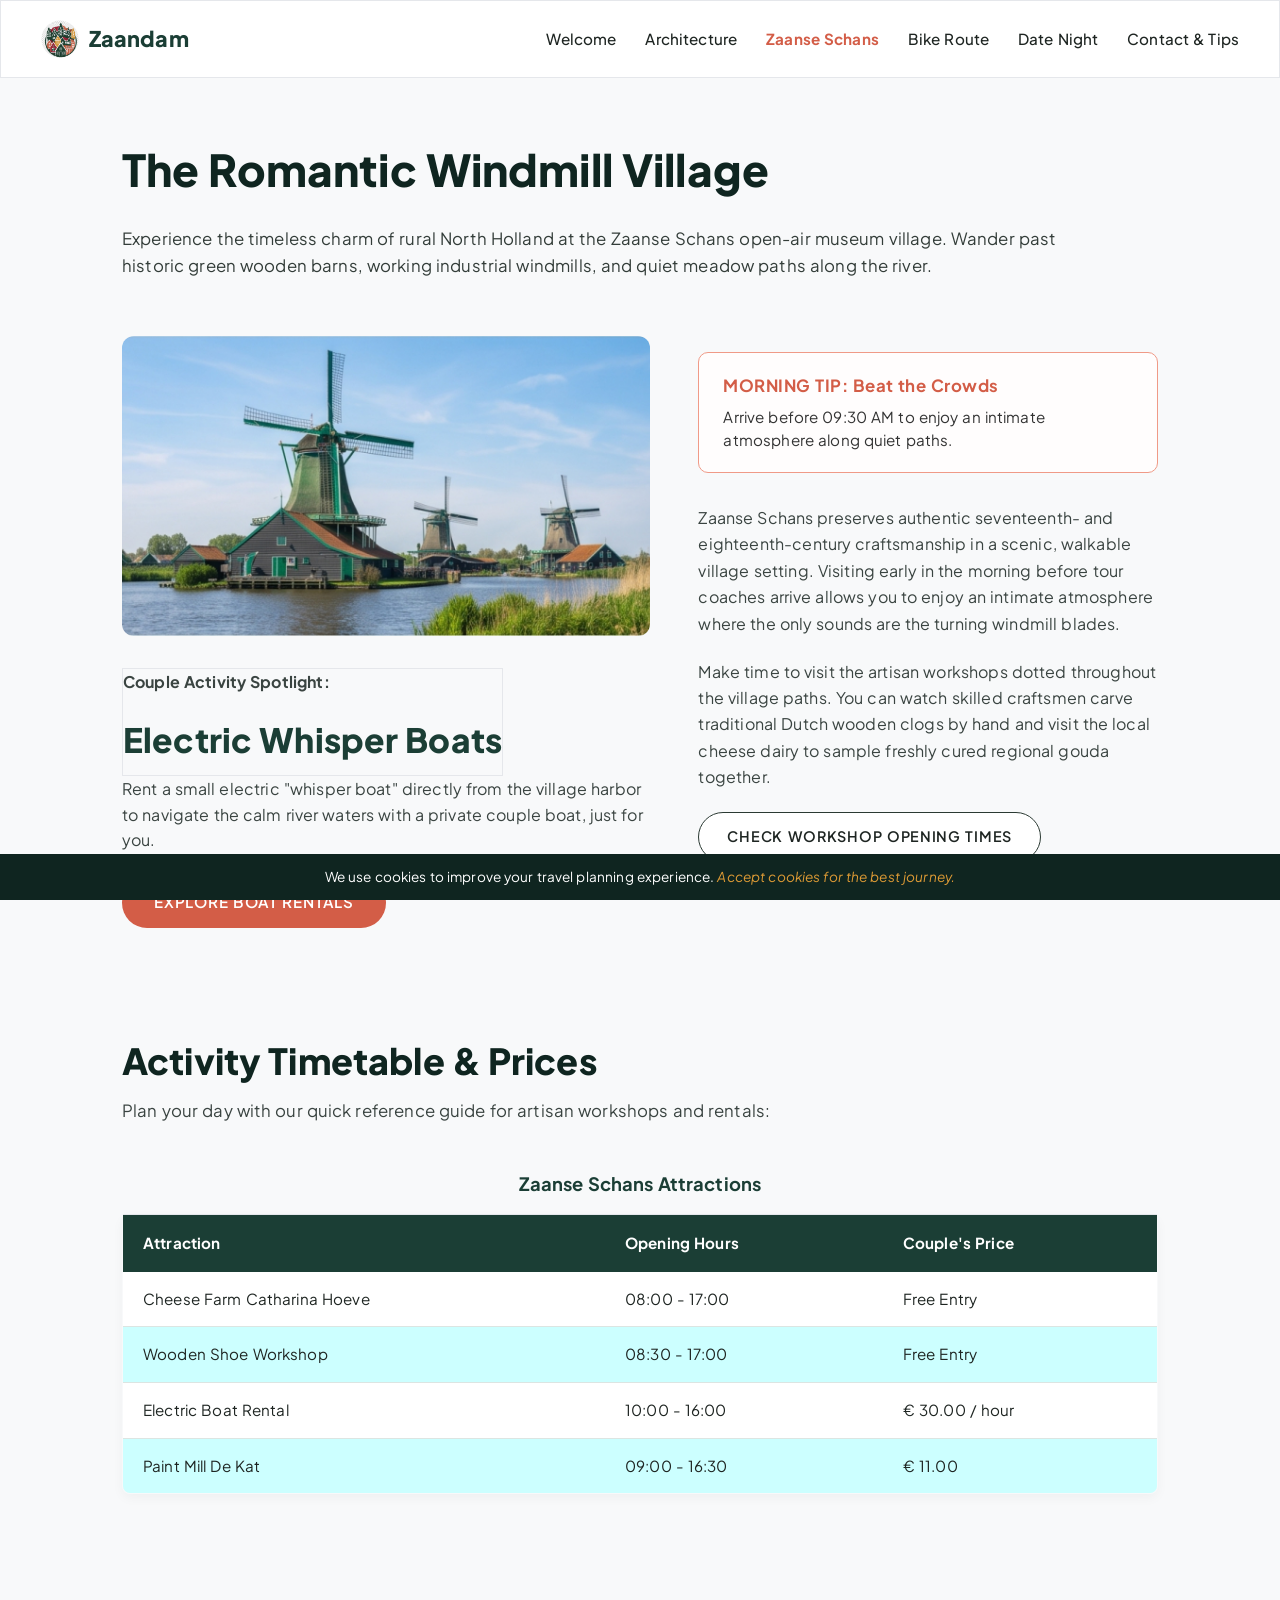
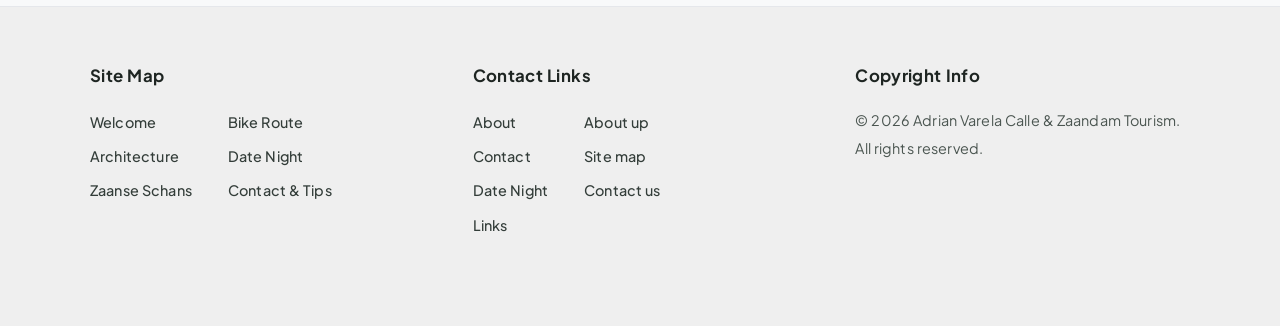
<file: windmills.html>
<!DOCTYPE html>
<html lang="en">
<head>
	<meta charset="utf-8">
	<meta name="author" content="Adrian Varela Calle">
	<meta name="description" content="Explore the historic Zaanse Schans windmill village, artisan craft workshops, timetables, and romantic electric whisper boat rentals for couples in Zaandam.">
	<meta name="keywords" content="Zaandam, windmills, Zaanse Schans, boats, artisan">
	<meta name="viewport" content="width=device-width, initial-scale=1.0">
	<title>Zaandam Guide for Young Spanish Couples - Windmill Village</title>
	
	<!-- Google Fonts Preconnect and Stylesheet -->
	<link rel="preconnect" href="https://fonts.googleapis.com">
	<link rel="preconnect" href="https://fonts.gstatic.com" crossorigin>
	<link rel="stylesheet" type="text/css" href="https://fonts.googleapis.com/css2?family=Plus+Jakarta+Sans:wght@400;500;600;700;800&display=swap">
	
	<!-- Favicon and Local Stylesheet -->
	<link rel="icon" type="image/x-icon" href="img/favicon.ico">
	<link rel="stylesheet" type="text/css" href="css/style.css">
</head>
<body>

	<!-- cookie notice element -->
	<aside id="cookies">
		<p>We use cookies to improve your travel planning experience. <em>Accept cookies for the best journey.</em></p>
	</aside>

	<!-- Header and Main Navigation -->
	<header class="main-header">
		<a href="index.html" class="logo">
			<img src="img/logo.png" alt="Zaandam emblem logo" title="Zaandam Tourism Logo" class="logo-img" onerror="this.style.display='none'">
			<span class="logo-text">Zaandam</span>
		</a>
		<nav class="main-nav">
			<ul>
				<li><a href="index.html">Welcome</a></li>
				<li><a href="architecture.html">Architecture</a></li>
				<li><a href="windmills.html" class="selected">Zaanse Schans</a></li>
				<li><a href="bike-route.html">Bike Route</a></li>
				<li><a href="dining.html">Date Night</a></li>
				<li><a href="contact.html">Contact &amp; Tips</a></li>
			</ul>
		</nav>
	</header>

	<main class="page-container">
		<!-- Introduction Header Block -->
		<section class="intro-block">
			<h1>The Romantic Windmill Village</h1>
			<p>Experience the timeless charm of rural North Holland at the Zaanse Schans open-air museum village. Wander past historic green wooden barns, working industrial windmills, and quiet meadow paths along the river.</p>
		</section>

		<!-- Main Village Content Grid -->
		<section class="windmills-grid">
			<!-- Left Column: Visual Highlight and Couple Boat Spotlight -->
			<section class="windmills-left-col">
				<figure class="windmills-hero-figure">
					<img src="img/zaanse-schans-wide.jpg" alt="Historic green windmills and tranquil water meadow at Zaanse Schans" title="Historic Windmills at Zaanse Schans" onerror="this.src='img/zaanse-schans.jpg'">
					<figcaption>Working historic windmills along the Zaan water line.</figcaption>
				</figure>

				<article class="spotlight-block">
					<header>
						<p class="spotlight-subtitle">Couple Activity Spotlight:</p>
						<h2>Electric Whisper Boats</h2>
					</header>
					<p>Rent a small electric &quot;whisper boat&quot; directly from the village harbor to navigate the calm river waters with a private couple boat, just for you.</p>
					<p><a href="contact.html" class="btn btn-primary btn-with-icon">Explore Boat Rentals</a></p>
				</article>
			</section>

			<!-- Right Column: Morning Tip, Cultural Details and Workshop Timings -->
			<article class="windmills-right-col">
				<!-- Morning Tip Callout Box -->
				<aside class="tip-card tip-card-morning">
					<h3>MORNING TIP: Beat the Crowds</h3>
					<p>Arrive before 09:30 AM to enjoy an intimate atmosphere along quiet paths.</p>
				</aside>

				<section class="village-text-content">
					<p>Zaanse Schans preserves authentic seventeenth- and eighteenth-century craftsmanship in a scenic, walkable village setting. Visiting early in the morning before tour coaches arrive allows you to enjoy an intimate atmosphere where the only sounds are the turning windmill blades.</p>
					<p>Make time to visit the artisan workshops dotted throughout the village paths. You can watch skilled craftsmen carve traditional Dutch wooden clogs by hand and visit the local cheese dairy to sample freshly cured regional gouda together.</p>
					<p><a href="#timetable" class="btn btn-outline">Check Workshop Opening Times</a></p>
				</section>
			</article>
		</section>

		<!-- Activity Timetable & Prices Section fulfilling Table Grading Criteria -->
		<section id="timetable" class="timetable-section">
			<h2>Activity Timetable &amp; Prices</h2>
			<p>Plan your day with our quick reference guide for artisan workshops and rentals:</p>
			
			<table class="attractions-table">
				<caption>Zaanse Schans Attractions</caption>
				<thead>
					<tr>
						<th scope="col">Attraction</th>
						<th scope="col">Opening Hours</th>
						<th scope="col">Couple's Price</th>
					</tr>
				</thead>
				<tbody>
					<tr>
						<td>Cheese Farm Catharina Hoeve</td>
						<td>08:00 - 17:00</td>
						<td>Free Entry</td>
					</tr>
					<tr>
						<td>Wooden Shoe Workshop</td>
						<td>08:30 - 17:00</td>
						<td>Free Entry</td>
					</tr>
					<tr>
						<td>Electric Boat Rental</td>
						<td>10:00 - 16:00</td>
						<td>&euro; 30.00 / hour</td>
					</tr>
					<tr>
						<td>Paint Mill De Kat</td>
						<td>09:00 - 16:30</td>
						<td>&euro; 11.00</td>
					</tr>
				</tbody>
			</table>
		</section>
	</main>

	<!-- Unified Multi-Column Footer complying with rubrics and figma design -->
	<footer class="columns-footer">
		<section class="footer-columns-container">
			<!-- Column 1: Site Map -->
			<section class="footer-col">
				<h3>Site Map</h3>
				<nav class="footer-links-grid">
					<ul>
						<li><a href="index.html">Welcome</a></li>
						<li><a href="architecture.html">Architecture</a></li>
						<li><a href="windmills.html">Zaanse Schans</a></li>
					</ul>
					<ul>
						<li><a href="bike-route.html">Bike Route</a></li>
						<li><a href="dining.html">Date Night</a></li>
						<li><a href="contact.html">Contact &amp; Tips</a></li>
					</ul>
				</nav>
			</section>

			<!-- Column 2: Contact Links -->
			<section class="footer-col">
				<h3>Contact Links</h3>
				<nav class="footer-links-grid">
					<ul>
						<li><a href="contact.html">About</a></li>
						<li><a href="contact.html">Contact</a></li>
						<li><a href="dining.html">Date Night</a></li>
						<li><a href="contact.html">Links</a></li>
					</ul>
					<ul>
						<li><a href="contact.html">About up</a></li>
						<li><a href="index.html">Site map</a></li>
						<li><a href="contact.html">Contact us</a></li>
					</ul>
				</nav>
			</section>

			<!-- Column 3: Copyright Info -->
			<section class="footer-col footer-col-copyright">
				<h3>Copyright Info</h3>
				<p>&#169; 2026 Adrian Varela Calle &amp; Zaandam Tourism.</p>
				<p>All rights reserved.</p>
			</section>
		</section>
	</footer>

</body>
</html>
</file>
<file: css/style.css>
/* ==========================================================================
   Google Fonts Import
   Direct import of Plus Jakarta Sans according to project design
   ========================================================================== */
@import url('https://fonts.googleapis.com/css2?family=Plus+Jakarta+Sans:wght@400;500;600;700;800&display=swap');

/* ==========================================================================
   CSS Custom Properties (Variables)
   60-30-10 Rule & Brand Identity Palette
   ========================================================================== */
:root {
	--color-off-white: #F8F9FA;
	--color-bg-alt: #F4F6F4;
	--color-card-bg: #FFFFFF;
	--primary-color: #1B3E35;          /* Zaanse Green */
	--primary-color-dark: #0F2520;
	--accent-terracotta: #D35D47;      /* Terracotta */
	--accent-rust: #A73C27;
	--neutral-dark: #1E2522;
	--neutral-grey: #4A5550;
	--neutral-light: #E5E7EB;
	--font-base: 'Plus Jakarta Sans', sans-serif;
}

/* ==========================================================================
   Base Reset & Global Typography
   ========================================================================== */
*, *::before, *::after {
	box-sizing: border-box;
	margin: 0;
	padding: 0;
}

body {
	font-family: var(--font-base);
	background-color: var(--color-off-white);
	color: var(--neutral-dark);
	line-height: 1.6;
	letter-spacing: 0.01em;
	word-spacing: 0.05em;
}

img {
	max-width: 100%;
	height: auto;
	display: block;
}

a {
	text-decoration: none;
	color: inherit;
	transition: color 0.2s ease, background-color 0.2s ease;
}

/* Rubric requirement: Cookie notice with fixed position and z-index 9999 */
#cookies {
	position: fixed;
	bottom: 0;
	left: 0;
	width: 100%;
	background-color: var(--primary-color-dark);
	color: #FFFFFF;
	padding: 0.75rem 1.5rem;
	text-align: center;
	z-index: 9999;
	font-size: 0.85rem;
}

#cookies em {
	color: #DE9B35;
	font-style: italic;
}

/* Rubric requirement: first-letter pseudo-element */
.info-article > p:first-of-type::first-letter {
	font-size: 1.3em;
	font-weight: 700;
	color: var(--accent-terracotta);
}

/* Rubric requirement: text-indent property */
.info-article p {
	text-indent: 0.5rem;
	margin-bottom: 1.25rem;
}

/* Rubric requirement: border properties and comma selector */
header, footer {
	border-width: 1px;
	border-style: solid;
	border-color: var(--neutral-light);
}

/* Rubric requirement: float property */
.brand-float-badge {
	float: right;
	margin-left: 1rem;
	margin-bottom: 0.5rem;
}

/* ==========================================================================
   Header & Navigation
   ========================================================================== */
.main-header {
	background-color: #FFFFFF;
	position: sticky;
	top: 0;
	z-index: 1000;
	display: flex;
	justify-content: space-between;
	align-items: center;
	padding: 1.2rem 2.5rem;
}

.logo {
	display: flex;
	align-items: center;
	gap: 0.6rem;
}

.logo-img {
	width: 38px;
	height: 38px;
	border-radius: 50%;
	object-fit: cover;
	clip-path: circle(49% at center);
	display: inline-block;
}

.logo-text {
	font-size: 1.35rem;
	font-weight: 800;
	color: var(--primary-color);
}

.main-nav ul {
	list-style: none;
	display: flex;
	gap: 1.8rem;
}

.main-nav a {
	color: var(--neutral-dark);
	font-weight: 500;
	font-size: 0.95rem;
}

/* Rubric requirements: :hover pseudo-class and selected link state */
.main-nav a:hover {
	color: var(--accent-terracotta);
}

.main-nav a.selected {
	color: var(--accent-terracotta);
	font-weight: 700;
}

/* ==========================================================================
   Common Layout & Typography
   ========================================================================== */
.page-container {
	max-width: 1100px;
	margin: 0 auto;
	padding: 3.5rem 2rem 5rem;
}

.intro-block {
	margin-bottom: 3.5rem;
}

.intro-block h1 {
	font-size: 2.75rem;
	font-weight: 800;
	color: var(--primary-color-dark);
	margin-bottom: 1.25rem;
}

.intro-block p {
	font-size: 1.05rem;
	line-height: 1.65;
	color: #333D39;
	max-width: 950px;
}

figcaption {
	font-size: 0.75rem;
	color: #777777;
	margin-top: 0.5rem;
	text-align: center;
}

/* Rubric requirement: text-transform uppercase for buttons */
.btn {
	display: inline-block;
	border-radius: 25px;
	background-color: var(--accent-terracotta);
	color: #FFFFFF;
	font-weight: 600;
	text-align: center;
	text-transform: uppercase;
	letter-spacing: 0.05em;
	cursor: pointer;
	border: none;
}

.btn:hover {
	background-color: var(--accent-rust);
}

.btn-primary {
	padding: 0.85rem 2rem;
	font-size: 0.95rem;
}

.btn-card {
	padding: 0.55rem 1.4rem;
	font-size: 0.85rem;
}

.btn-outline {
	background-color: #FFFFFF;
	color: var(--neutral-dark);
	border: 1.5px solid #2B3A33;
	padding: 0.75rem 1.75rem;
	font-size: 0.9rem;
	border-radius: 25px;
}

.btn-outline:hover {
	background-color: var(--primary-color);
	color: #FFFFFF;
}

.btn-secondary-small {
	background-color: #8C9993;
	color: #FFFFFF;
	padding: 0.4rem 1.1rem;
	font-size: 0.8rem;
	border-radius: 18px;
}

.btn-secondary-small:hover {
	background-color: var(--primary-color);
}

/* ==========================================================================
   Home Page Sections
   ========================================================================== */
.hero-section {
	max-width: 1200px;
	margin: 0 auto;
	padding: 4.5rem 2rem;
	display: flex;
	align-items: center;
	gap: 3.5rem;
}

.hero-text-block {
	flex: 1;
}

.hero-text-block h1 {
	font-size: 3.5rem;
	line-height: 1.2;
	font-weight: 800;
	color: var(--primary-color-dark);
	margin-bottom: 1.5rem;
}

.hero-text-block p {
	font-size: 1.1rem;
	line-height: 1.7;
	color: var(--neutral-grey);
	margin-bottom: 1.5rem;
}

.hero-figure {
	flex: 1;
}

.hero-figure img {
	width: 100%;
	height: 460px;
	object-fit: cover;
	border-radius: 12px;
}

.info-banner {
	background-color: var(--color-bg-alt);
	padding: 4.5rem 2rem;
	border-top: 1px solid #ECEEEA;
	border-bottom: 1px solid #ECEEEA;
}

.info-article {
	max-width: 860px;
	margin: 0 auto;
	text-align: center;
}

.info-article h2 {
	font-size: 2.25rem;
	font-weight: 700;
	color: var(--primary-color-dark);
	margin-bottom: 2rem;
}

.info-article p {
	font-size: 1.05rem;
	line-height: 1.75;
	color: #3A4441;
}

.highlights-section {
	max-width: 1200px;
	margin: 0 auto;
	padding: 5rem 2rem;
}

.highlights-section > h2 {
	font-size: 2.25rem;
	font-weight: 700;
	margin-bottom: 2.5rem;
	color: var(--primary-color-dark);
}

.cards-container {
	display: flex;
	gap: 1.5rem;
	justify-content: space-between;
}

.highlight-card {
	flex: 1;
	background-color: var(--color-card-bg);
	border: 1px solid var(--neutral-light);
	border-radius: 12px;
	padding: 1.25rem;
	display: flex;
	flex-direction: column;
}

.highlight-card figure {
	width: 100%;
	height: 160px;
	border-radius: 8px;
	overflow: hidden;
	margin-bottom: 1rem;
}

.highlight-card figure img {
	width: 100%;
	height: 100%;
	object-fit: cover;
}

.highlight-card figcaption {
	display: none;
}

.card-details {
	display: flex;
	flex-direction: column;
	flex-grow: 1;
}

.card-details h3 {
	font-size: 1.25rem;
	font-weight: 700;
	margin-bottom: 0.5rem;
	color: var(--neutral-dark);
}

.card-details p {
	font-size: 0.9rem;
	color: var(--neutral-grey);
	margin-bottom: 1.25rem;
	flex-grow: 1;
}

.newsletter-section {
	max-width: 700px;
	margin: 2rem auto 5rem;
	padding: 0 1.5rem;
}

fieldset {
	border: 1px solid var(--neutral-light);
	border-radius: 12px;
	padding: 1.75rem;
	background-color: #FFFFFF;
}

legend {
	font-weight: 700;
	color: var(--primary-color);
	padding: 0 0.5rem;
}

label {
	display: block;
	font-size: 0.9rem;
	margin-bottom: 0.5rem;
	font-weight: 600;
}

input[type="email"] {
	width: 100%;
	padding: 0.75rem;
	border: 1px solid var(--neutral-light);
	border-radius: 6px;
	margin-bottom: 1rem;
	font-family: inherit;
}

input[type="submit"] {
	background-color: var(--accent-terracotta);
	color: #FFFFFF;
	padding: 0.65rem 1.5rem;
	border: none;
	border-radius: 20px;
	cursor: pointer;
	font-weight: 600;
	text-transform: uppercase;
}

input[type="submit"]:hover {
	background-color: var(--accent-rust);
}

/* ==========================================================================
   Architecture Page Styles (Detail Page)
   ========================================================================== */
.feature-row {
	display: flex;
	align-items: center;
	gap: 3.5rem;
	margin-bottom: 4.5rem;
}

.feature-figure {
	flex: 1;
}

.feature-figure img {
	width: 100%;
	height: 380px;
	object-fit: cover;
	border-radius: 12px;
}

.feature-figure figcaption {
	display: none;
}

.feature-content {
	flex: 1;
	display: flex;
	flex-direction: column;
	align-items: flex-start;
}

.feature-content h2 {
	font-size: 2.25rem;
	font-weight: 800;
	color: var(--primary-color-dark);
	margin-bottom: 1.25rem;
}

.feature-content p {
	font-size: 1rem;
	line-height: 1.65;
	color: #3A4441;
	margin-bottom: 1.25rem;
}

.tip-card {
	background-color: #FFFFFF;
	border: 1px solid var(--neutral-light);
	border-radius: 10px;
	padding: 1.25rem 1.5rem;
	margin-top: 1rem;
	width: 100%;
}

.tip-card h3 {
	font-size: 0.95rem;
	font-weight: 700;
	color: var(--neutral-dark);
	margin-bottom: 0.4rem;
	letter-spacing: 0.02em;
}

.tip-card p {
	font-size: 0.9rem;
	line-height: 1.5;
	color: #555555;
	margin-bottom: 0;
}

/* ==========================================================================
   Windmills Page Styles (Zaanse Schans)
   ========================================================================== */
.windmills-grid {
	display: flex;
	gap: 3rem;
	align-items: flex-start;
}

.windmills-left-col {
	flex: 1.15;
	display: flex;
	flex-direction: column;
}

.windmills-hero-figure {
	width: 100%;
	border-radius: 12px;
	overflow: hidden;
	margin-bottom: 2rem;
	background-color: var(--color-bg-alt);
}

.windmills-hero-figure img {
	width: 100%;
	height: 300px;
	object-fit: cover;
}

.windmills-hero-figure figcaption {
	display: none;
}

.spotlight-block {
	display: flex;
	flex-direction: column;
	align-items: flex-start;
}

.spotlight-subtitle {
	font-size: 1.5rem;
	font-weight: 700;
	color: var(--primary-color-dark);
	margin-bottom: 0.15rem;
	line-height: 1.25;
}

.spotlight-block h2 {
	font-size: 2.1rem;
	font-weight: 800;
	color: var(--primary-color);
	margin-bottom: 1rem;
	line-height: 1.2;
}

.spotlight-block p {
	font-size: 1rem;
	line-height: 1.6;
	color: #3A4441;
	margin-bottom: 1.5rem;
}

.windmills-right-col {
	flex: 1;
	display: flex;
	flex-direction: column;
}

.tip-card-morning {
	border: 1.5px solid #F09A87;
	background-color: #FFFDFD;
	border-radius: 10px;
	padding: 1.25rem 1.5rem;
	margin-bottom: 2rem;
}

.tip-card-morning h3 {
	font-size: 1.05rem;
	font-weight: 700;
	color: var(--accent-terracotta);
	margin-bottom: 0.4rem;
	letter-spacing: 0.03em;
}

.tip-card-morning p {
	font-size: 0.95rem;
	line-height: 1.5;
	color: #333333;
}

.village-text-content p {
	font-size: 1rem;
	line-height: 1.65;
	color: #3A4441;
	margin-bottom: 1.35rem;
}

/* ==========================================================================
   Table Section Styles (Grading Group 4 Requirement)
   Uses nth-child to alternate line colors (#CFF even, #FFF odd)
   ========================================================================== */
.timetable-section {
	margin-top: 5rem;
	margin-bottom: 2rem;
}

.timetable-section h2 {
	font-size: 2.25rem;
	font-weight: 800;
	color: var(--primary-color-dark);
	margin-bottom: 0.5rem;
}

.timetable-section p {
	font-size: 1.05rem;
	color: #3A4441;
	margin-bottom: 1.75rem;
}

.attractions-table {
	width: 100%;
	border-collapse: collapse;
	border: 1px solid var(--neutral-light);
	border-radius: 8px;
	overflow: hidden;
	box-shadow: 0 4px 12px rgba(0, 0, 0, 0.04);
}

.attractions-table caption {
	font-size: 1.15rem;
	font-weight: 700;
	color: var(--primary-color);
	padding: 1rem 0;
	caption-side: top;
	text-align: center;
}

.attractions-table th {
	background-color: var(--primary-color);
	color: #FFFFFF;
	font-weight: 700;
	padding: 1rem 1.25rem;
	text-align: left;
	font-size: 0.95rem;
}

.attractions-table td {
	padding: 0.95rem 1.25rem;
	font-size: 0.95rem;
	color: var(--neutral-dark);
	border-bottom: 1px solid #DCE5E2;
}

.attractions-table tbody tr:nth-child(odd) {
	background-color: #FFFFFF;
}

.attractions-table tbody tr:nth-child(even) {
	background-color: #CCFFFF;
}

/* ==========================================================================
   Bike Route & Dining Shared Layout
   ========================================================================== */
.route-main-grid {
	display: flex;
	gap: 3rem;
	align-items: flex-start;
	margin-bottom: 3.5rem;
}

.route-left-col {
	flex: 1.1;
	display: flex;
	flex-direction: column;
}

.route-hero-figure {
	width: 100%;
	border-radius: 12px;
	overflow: hidden;
	margin-bottom: 1.5rem;
	background-color: var(--color-bg-alt);
}

.route-hero-figure img {
	width: 100%;
	height: 310px;
	object-fit: cover;
}

.route-hero-figure figcaption {
	display: none;
}

.route-info-card h2 {
	font-size: 1.15rem;
	font-weight: 800;
	color: var(--neutral-dark);
	margin-bottom: 0.6rem;
	letter-spacing: 0.03em;
}

.route-info-card p {
	font-size: 0.95rem;
	line-height: 1.6;
	color: #3A4441;
}

.route-info-card .btn {
	margin-top: 1rem;
}

.route-right-col {
	flex: 1;
	display: flex;
	flex-direction: column;
}

.tip-card-ride {
	background-color: #FFFFFF;
	border: 1px solid var(--neutral-light);
	border-radius: 10px;
	padding: 1.25rem 1.5rem;
	margin-bottom: 1.75rem;
}

.tip-card-ride h3 {
	font-size: 1.05rem;
	font-weight: 800;
	color: var(--neutral-dark);
	margin-bottom: 0.35rem;
	letter-spacing: 0.02em;
}

.tip-card-ride p {
	font-size: 0.95rem;
	line-height: 1.5;
	color: #555555;
}

.route-text-content p {
	font-size: 1rem;
	line-height: 1.65;
	color: #3A4441;
	margin-bottom: 1.35rem;
}

.route-sub-cards {
	display: flex;
	gap: 1.75rem;
	margin-bottom: 4rem;
}

.mini-feature-card {
	flex: 1;
	background-color: #FFFFFF;
	border: 1px solid var(--neutral-light);
	border-radius: 12px;
	padding: 1rem 1.25rem;
	display: flex;
	align-items: center;
	gap: 1.25rem;
}

.mini-feature-card figure {
	width: 130px;
	height: 105px;
	border-radius: 8px;
	overflow: hidden;
	flex-shrink: 0;
}

.mini-feature-card figure img {
	width: 100%;
	height: 100%;
	object-fit: cover;
}

.mini-feature-card figcaption {
	display: none;
}

.mini-card-text {
	display: flex;
	flex-direction: column;
	align-items: flex-start;
}

.mini-card-text h3 {
	font-size: 1.05rem;
	font-weight: 700;
	color: var(--neutral-dark);
	margin-bottom: 0.35rem;
}

.mini-card-text p {
	font-size: 0.85rem;
	line-height: 1.45;
	color: var(--neutral-grey);
	margin-bottom: 0.65rem;
}

/* ==========================================================================
   Contact & FAQ Page Styles
   ========================================================================== */
.contact-main-grid {
	display: flex;
	gap: 3rem;
	align-items: flex-start;
	margin-bottom: 5rem;
}

.faq-column {
	flex: 1;
	display: flex;
	flex-direction: column;
}

.contact-hero-figure {
	width: 100%;
	border-radius: 12px;
	overflow: hidden;
	margin-bottom: 1.75rem;
	background-color: var(--color-bg-alt);
}

.contact-hero-figure img {
	width: 100%;
	height: 310px;
	object-fit: cover;
}

.contact-hero-figure figcaption {
	display: none;
}

.faq-content-card h2 {
	font-size: 1.35rem;
	font-weight: 800;
	color: var(--primary-color-dark);
	margin-bottom: 1rem;
}

.faq-content-card p {
	font-size: 0.95rem;
	line-height: 1.6;
	color: #3A4441;
	margin-bottom: 1.25rem;
}

.form-column {
	flex: 1.15;
	display: flex;
	flex-direction: column;
	gap: 1.5rem;
}

.contact-card-form fieldset {
	background-color: #FFFFFF;
	border: 1px solid var(--neutral-light);
	border-radius: 12px;
	padding: 1.75rem;
	display: flex;
	flex-direction: column;
	gap: 1.15rem;
	box-shadow: 0 4px 14px rgba(0, 0, 0, 0.03);
}

.contact-card-form legend {
	font-size: 1.25rem;
	font-weight: 800;
	color: var(--primary-color-dark);
	padding: 0 0.5rem;
	margin-bottom: 0.5rem;
}

.form-row-split {
	display: flex;
	gap: 1rem;
}

.form-row-split .form-field-group {
	flex: 1;
}

.form-field-group {
	display: flex;
	flex-direction: column;
	gap: 0.4rem;
}

.form-field-group label {
	font-size: 0.9rem;
	font-weight: 700;
	color: var(--neutral-dark);
}

.form-field-group input[type="text"],
.form-field-group input[type="email"],
.form-field-group select,
.form-field-group textarea {
	width: 100%;
	padding: 0.75rem 0.9rem;
	border: 1px solid #C4CFCB;
	border-radius: 8px;
	font-family: inherit;
	font-size: 0.95rem;
	color: var(--neutral-dark);
	background-color: #FFFFFF;
	transition: border-color 0.2s ease, box-shadow 0.2s ease;
}

.form-field-group input:focus,
.form-field-group select:focus,
.form-field-group textarea:focus {
	outline: none;
	border-color: var(--primary-color);
	box-shadow: 0 0 0 3px rgba(27, 62, 53, 0.12);
}

.form-field-group textarea {
	resize: vertical;
	min-height: 100px;
}

.form-subtext {
	font-size: 0.85rem;
	color: var(--neutral-grey);
	line-height: 1.45;
}

.btn-submit-message {
	width: 100%;
	background-color: var(--accent-terracotta);
	color: #FFFFFF;
	padding: 0.85rem 1.5rem;
	border: none;
	border-radius: 8px;
	font-size: 1rem;
	font-weight: 700;
	cursor: pointer;
	text-transform: none;
	letter-spacing: normal;
}

.btn-submit-message:hover {
	background-color: var(--accent-rust);
}

.alert-box {
	border-radius: 8px;
	padding: 1rem 1.25rem;
	font-size: 0.9rem;
	display: flex;
	align-items: center;
}

.alert-success {
	background-color: #EBF8F2;
	border: 1px solid #A3DEC4;
	color: #16533A;
}

.alert-success p {
	color: #16533A;
	margin: 0;
}

/* ==========================================================================
   Unified Multi-Column Footer Styles
   ========================================================================== */
.columns-footer {
	background-color: #EFEFEF;
	border-width: 1px 0 0 0;
	border-style: solid;
	border-color: var(--neutral-light);
	padding: 3.5rem 2rem 5rem;
}

.footer-columns-container {
	max-width: 1100px;
	margin: 0 auto;
	display: flex;
	justify-content: space-between;
	align-items: flex-start;
	gap: 3rem;
}

.footer-col {
	flex: 1;
}

.footer-col h3 {
	font-size: 1.05rem;
	font-weight: 700;
	color: var(--neutral-dark);
	margin-bottom: 1.15rem;
	letter-spacing: 0.02em;
}

.footer-links-grid {
	display: flex;
	gap: 2.25rem;
}

.footer-links-grid ul {
	list-style: none;
	padding: 0;
	margin: 0;
}

.footer-links-grid li {
	margin-bottom: 0.55rem;
}

.footer-links-grid a {
	font-size: 0.9rem;
	color: #333D39;
	font-weight: 500;
	text-decoration: none;
	transition: color 0.2s ease;
}

.footer-links-grid a:hover {
	color: var(--accent-terracotta);
}

.footer-col-copyright p {
	font-size: 0.9rem;
	line-height: 1.6;
	color: #4A5550;
	margin-bottom: 0.35rem;
}

/* ==========================================================================
   MEDIA QUERIES - Breakpoints: Smartphone <= 768px, PC > 768px
   ========================================================================== */

/* PC Viewport (> 768px) */
@media (min-width: 769px) {
	.hero-text-block h1 {
		font-size: 3.5rem;
	}
}

/* Smartphone Viewport (<= 768px) */
@media (max-width: 768px) {
	.main-header {
		padding: 1rem 1.25rem;
		flex-direction: column;
		gap: 1rem;
	}

	.main-nav ul {
		flex-wrap: wrap;
		justify-content: center;
		gap: 0.75rem 1.25rem;
	}

	.hero-section {
		flex-direction: column;
		padding: 2.5rem 1.25rem 3.5rem;
		gap: 2rem;
	}

	.hero-text-block h1 {
		font-size: 2.4rem;
	}

	.hero-figure {
		width: 100%;
	}

	.hero-figure img {
		height: 260px;
	}

	.cards-container {
		flex-direction: column;
		gap: 1.25rem;
	}

	.highlight-card {
		flex-direction: row;
		align-items: center;
		gap: 1.25rem;
		padding: 1rem;
	}

	.highlight-card figure {
		width: 120px;
		height: 110px;
		margin-bottom: 0;
		flex-shrink: 0;
	}

	.card-details h3 {
		font-size: 1.15rem;
		margin-bottom: 0.35rem;
	}

	.card-details p {
		margin-bottom: 0.75rem;
	}

	.page-container {
		padding: 2.5rem 1.25rem 3.5rem;
	}

	.intro-block h1 {
		font-size: 2.2rem;
	}

	.feature-row {
		flex-direction: column;
		gap: 1.75rem;
		margin-bottom: 3.5rem;
	}

	.feature-figure img {
		height: 250px;
	}

	.windmills-grid {
		flex-direction: column;
		gap: 2rem;
	}

	.windmills-hero-figure img {
		height: 230px;
	}

	.spotlight-subtitle {
		font-size: 1.3rem;
	}

	.spotlight-block h2 {
		font-size: 1.8rem;
	}

	.tip-card-morning {
		margin-bottom: 1.5rem;
	}

	.attractions-table th,
	.attractions-table td {
		padding: 0.75rem 0.65rem;
		font-size: 0.85rem;
	}

	.route-main-grid {
		flex-direction: column;
		gap: 2rem;
		margin-bottom: 2.5rem;
	}

	.route-hero-figure img {
		height: 240px;
	}

	.route-sub-cards {
		flex-direction: column;
		gap: 1.25rem;
	}

	.mini-feature-card {
		padding: 0.85rem 1rem;
	}

	.mini-feature-card figure {
		width: 110px;
		height: 95px;
	}

	.contact-main-grid {
		flex-direction: column;
		gap: 2.5rem;
	}

	.form-row-split {
		flex-direction: column;
		gap: 1rem;
	}

	.contact-hero-figure img {
		height: 240px;
	}

	.columns-footer {
		padding: 2.5rem 1.5rem 5.5rem;
	}

	.footer-columns-container {
		flex-direction: column;
		gap: 2rem;
	}

	.footer-links-grid {
		gap: 3rem;
	}
}
</file>
